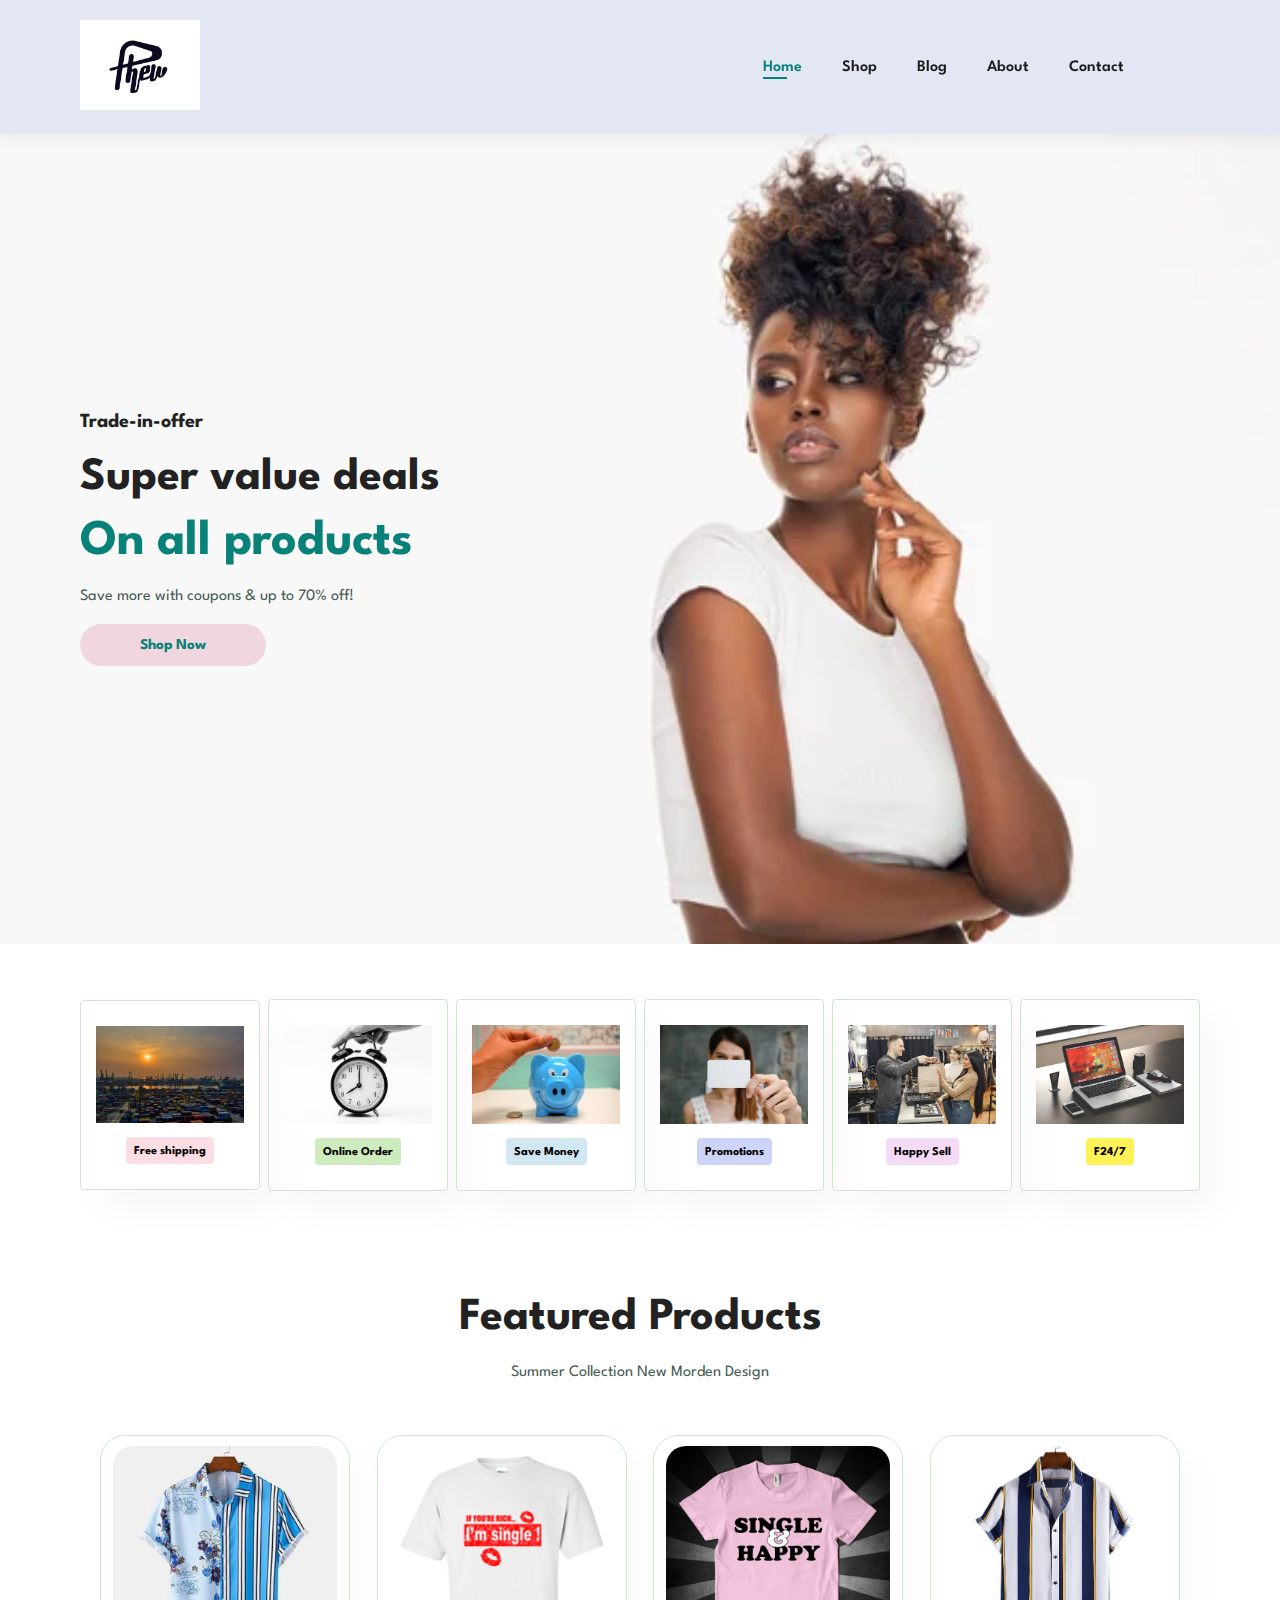
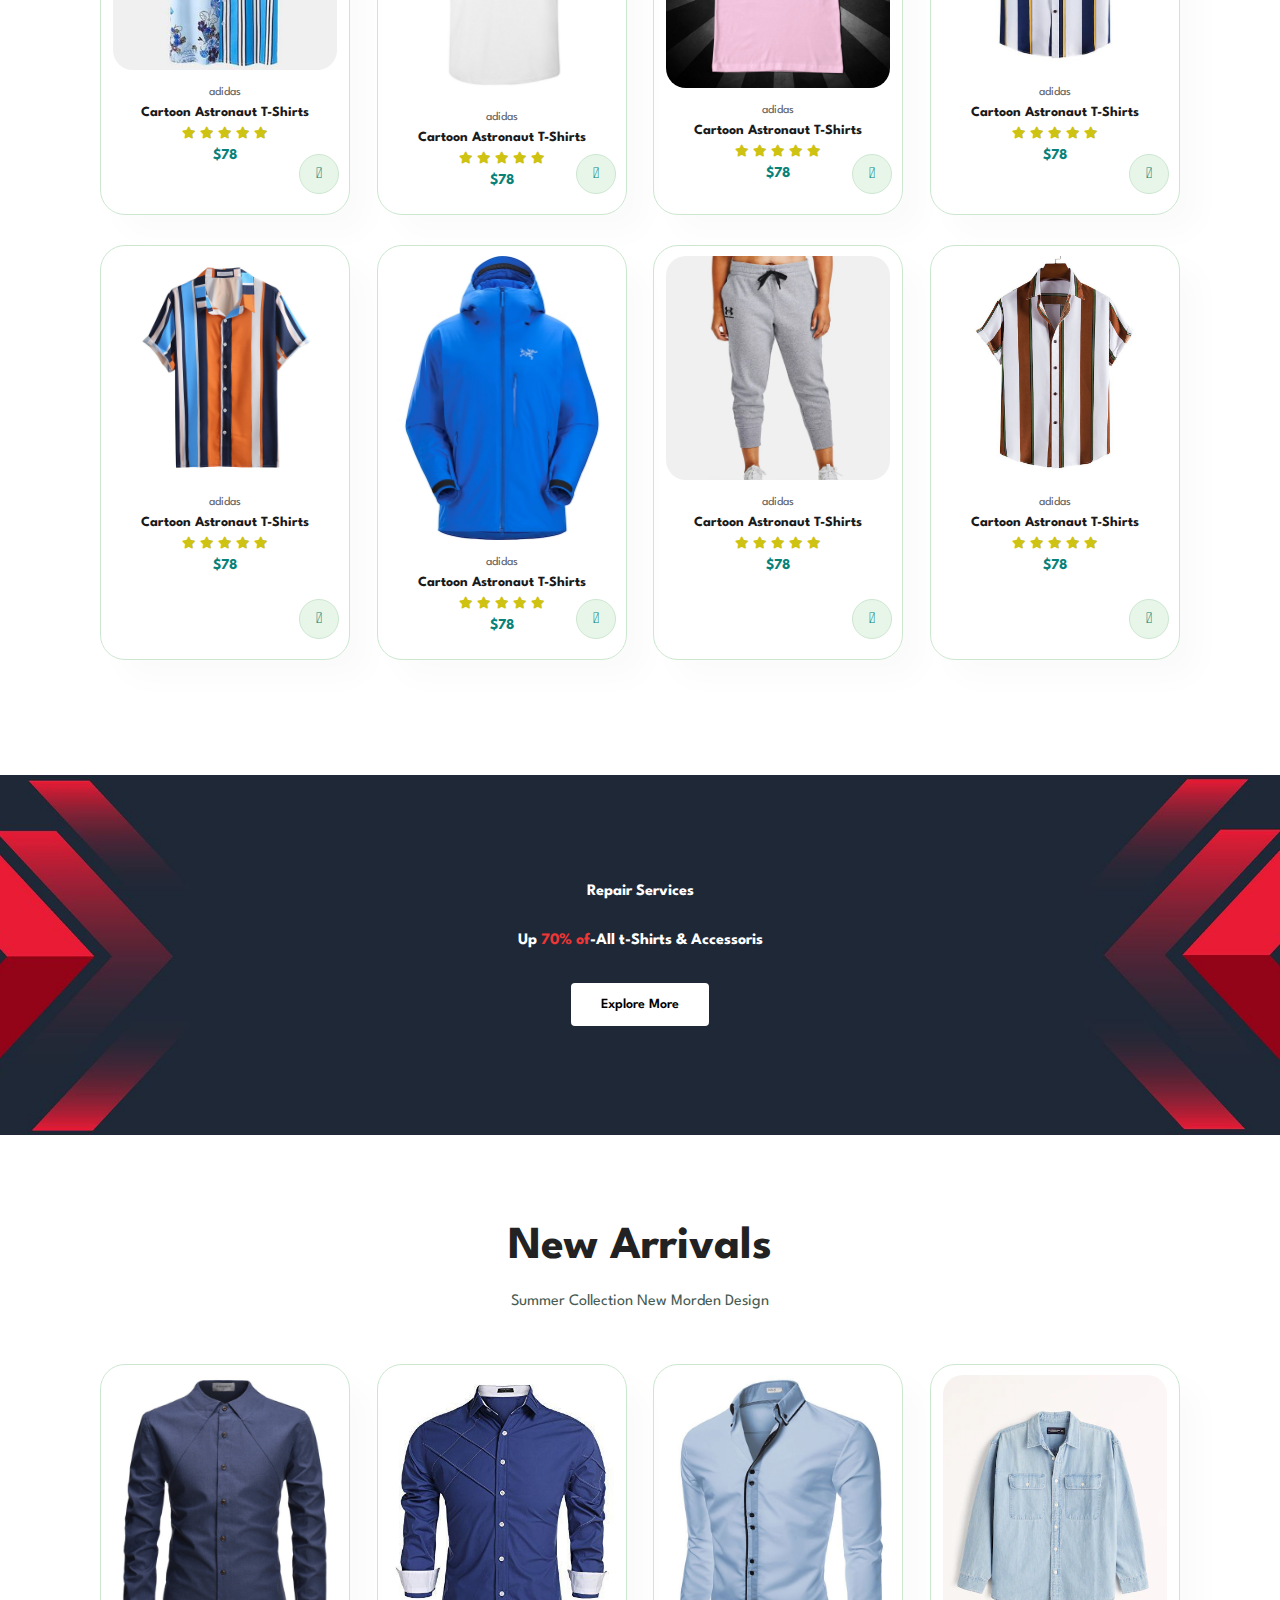
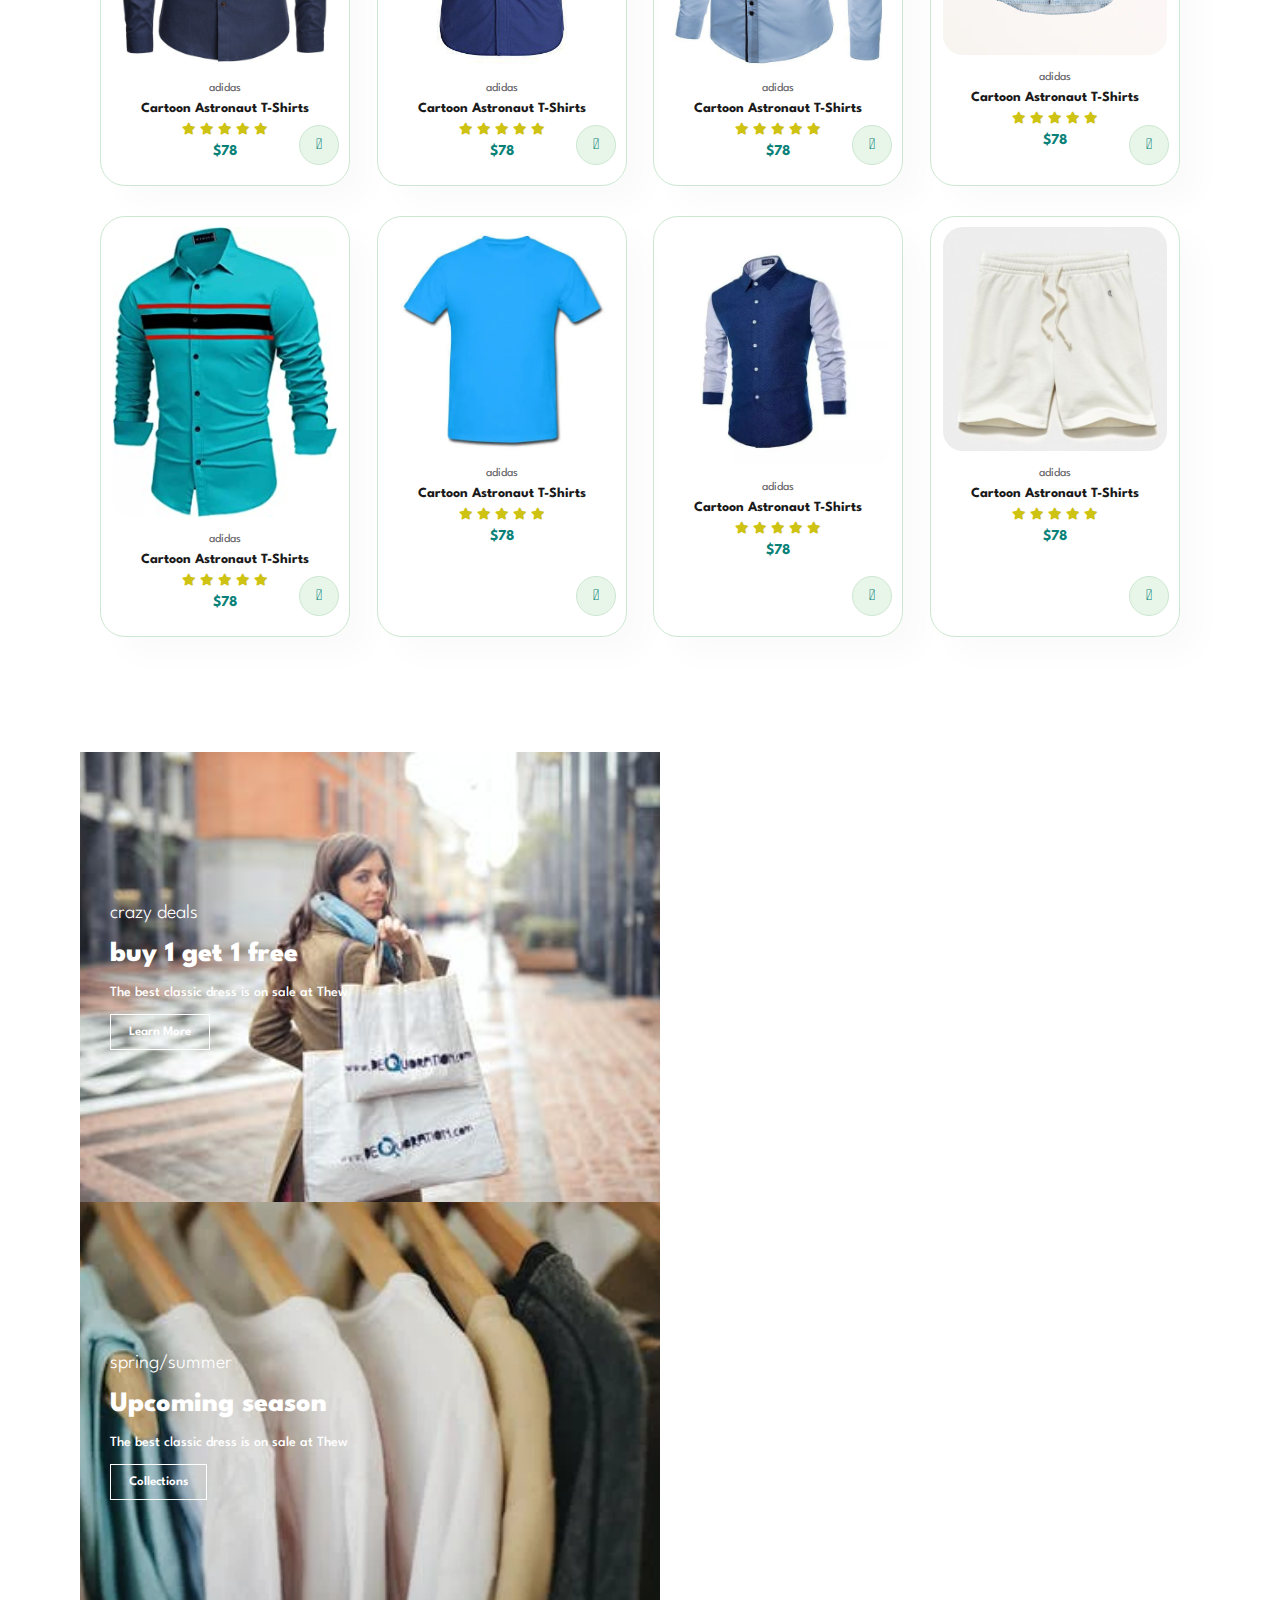
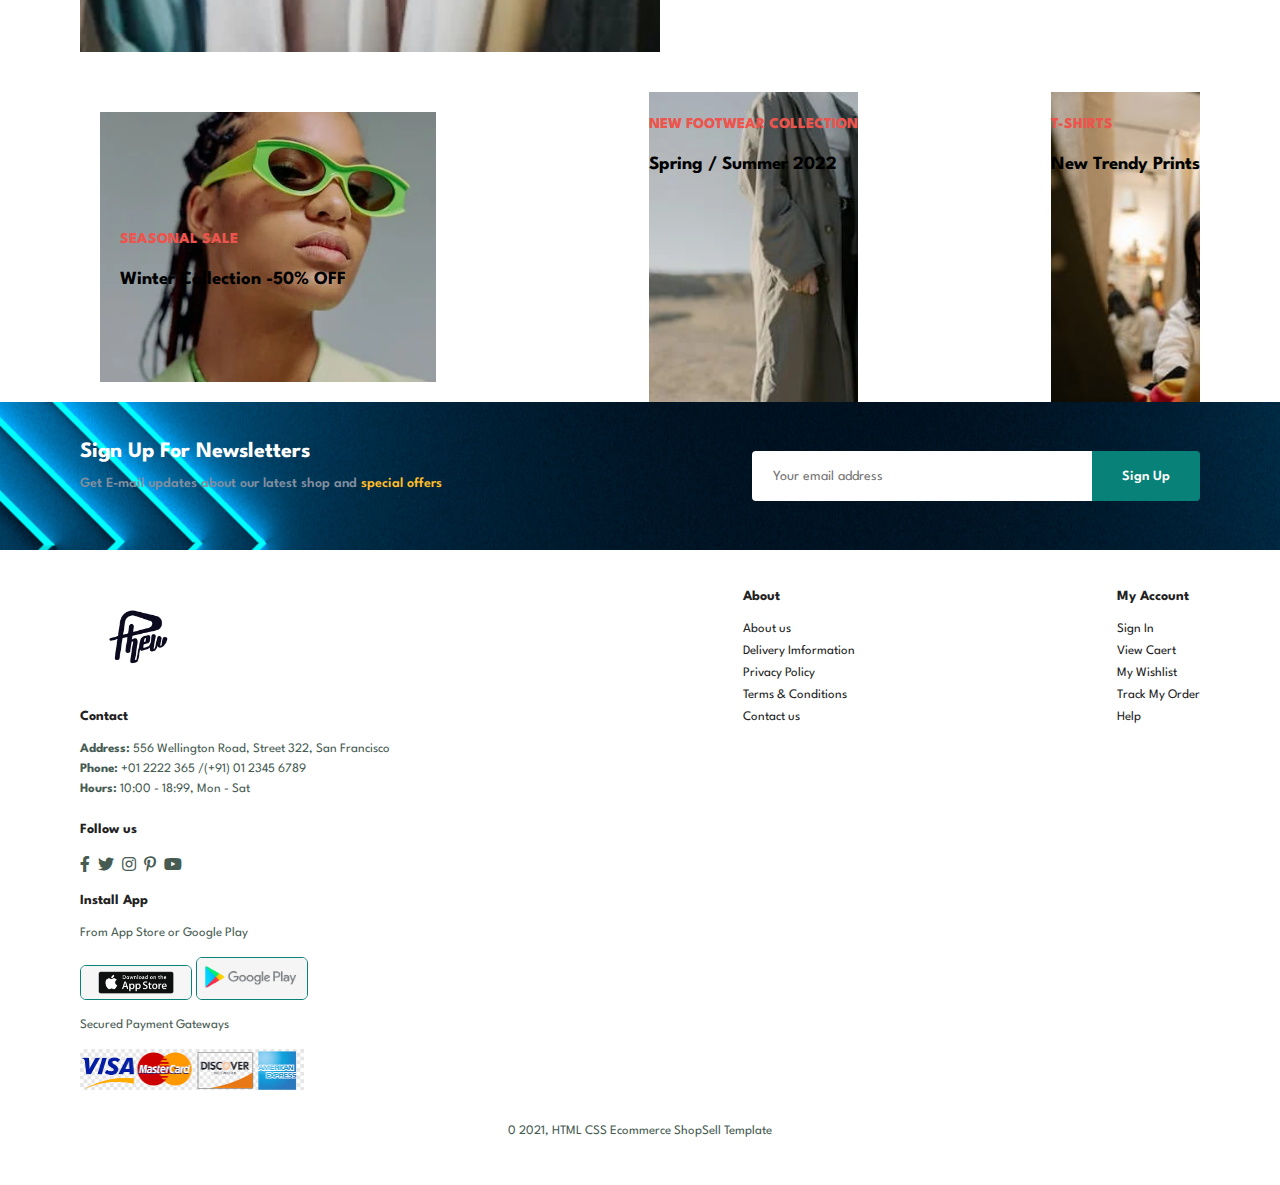
<file: index.html>
<!DOCTYPE html>
<html lang="en">
<head>
    <meta charset="UTF-8">
    <meta http-equiv="X-UA-Compatible" content="IE=edge">
    <meta name="viewport" content="width=device-width, initial-scale=1.0">
    <link rel="stylesheet" href="https://pro.fontawesome.com/releases/v5.10.0/css/all.css" />
    <link rel="stylesheet" href="style.css">
    <title>Ecommerce ShopSell Tutorial</title>
</head>
<body>
  
    <section id="header">
        <a href="#"><img src="./src/logo.webp" class="logo" width="30%" alt=""></a>

        <div>
            <ul id="navbar">
                <li><a class="active" href="index.html">Home</a></li>
                <li><a href="shop.html">Shop</a></li>
                <li><a href="blog.html">Blog</a></li>
                <li><a href="about.html">About</a></li>
                <li><a href="contact.html">Contact</a></li>
                <li id="lg-bag"><a href="cart.html"><i class="far fa-shopping-bag"></i></a></li>
                <a href="#" id="close"><i class="far fa-times"></i></a>
            </ul>
        </div>
        <div id="mobile">
            <a href="cart.html"><i class="far fa-shopping-bag"></i></a>
            <i id="bar" class="fas fa-outdent"></i>
        </div>
    </section>

    <section id="hero">
        <h4>Trade-in-offer</h4>
        <h2>Super value deals</h2>
        <h1>On all products</h1>
        <p>Save more with coupons & up to 70% off!</p>
        <button>Shop Now</button>
    </section>

    <section id="feature" class="section-p1">
        <div class="fe-box">
            <img src="src/shipping.jpeg" width="50%" alt="">
            <h6>Free shipping</h6>
        </div>
        <div class="fe-box">
            <img src="src/clock.webp" width="50%" alt="">
            <h6>Online Order</h6>
        </div>
        <div class="fe-box">
            <img src="src/money.webp" width="50%" alt="">
            <h6>Save Money</h6>
        </div>
        <div class="fe-box">
            <img src="src/promotion.webp" width="50%" alt="">
            <h6>Promotions</h6>
        </div>
        <div class="fe-box">
            <img src="src/sells.jpeg" width="50%" alt="">
            <h6>Happy Sell</h6>
        </div>
        <div class="fe-box">
            <img src="src/laptop.jpg" width="50%" alt="">
            <h6>F24/7</h6>
        </div>
    </section>

    <section id="product1" class="section-p1">
        <h2>Featured Products</h2>
        <p>Summer Collection New Morden Design</p>
        <div class="pro-container">
            <div class="pro">
                <img src="src/shirt3.jpg" alt="">
                <div class="des">
                    <span>adidas</span>
                    <h5>Cartoon Astronaut T-Shirts</h5>
                    <div class="star">
                        <i class="fas fa-star "></i>
                        <i class="fas fa-star "></i>
                        <i class="fas fa-star "></i>
                        <i class="fas fa-star "></i>
                        <i class="fas fa-star "></i>
                    </div>
                    <h4>$78</h4>
                </div>
                <a href="#"><i class="fal fa-shopping-cart cart"></i></a>
            </div>
            <div class="pro">
                <img src="src/shirt4.jpg" alt="">
                <div class="des">
                    <span>adidas</span>
                    <h5>Cartoon Astronaut T-Shirts</h5>
                    <div class="star">
                        <i class="fas fa-star "></i>
                        <i class="fas fa-star "></i>
                        <i class="fas fa-star "></i>
                        <i class="fas fa-star "></i>
                        <i class="fas fa-star "></i>
                    </div>
                    <h4>$78</h4>
                </div>
                <a href="#"><i class="fal fa-shopping-cart cart"></i></a>
            </div>
            <div class="pro">
                <img src="src/shirt1.jpg" alt="">
                <div class="des">
                    <span>adidas</span>
                    <h5>Cartoon Astronaut T-Shirts</h5>
                    <div class="star">
                        <i class="fas fa-star "></i>
                        <i class="fas fa-star "></i>
                        <i class="fas fa-star "></i>
                        <i class="fas fa-star "></i>
                        <i class="fas fa-star "></i>
                    </div>
                    <h4>$78</h4>
                </div>
                <a href="#"><i class="fal fa-shopping-cart cart"></i></a>
            </div>
            <div class="pro">
                <img src="src/shirt2.jpeg" alt="">
                <div class="des">
                    <span>adidas</span>
                    <h5>Cartoon Astronaut T-Shirts</h5>
                    <div class="star">
                        <i class="fas fa-star "></i>
                        <i class="fas fa-star "></i>
                        <i class="fas fa-star "></i>
                        <i class="fas fa-star "></i>
                        <i class="fas fa-star "></i>
                    </div>
                    <h4>$78</h4>
                </div>
                <a href="#"><i class="fal fa-shopping-cart cart"></i></a>
            </div>
            <div class="pro">
                <img src="src/shirt5.jpg" alt="">
                <div class="des">
                    <span>adidas</span>
                    <h5>Cartoon Astronaut T-Shirts</h5>
                    <div class="star">
                        <i class="fas fa-star "></i>
                        <i class="fas fa-star "></i>
                        <i class="fas fa-star "></i>
                        <i class="fas fa-star "></i>
                        <i class="fas fa-star "></i>
                    </div>
                    <h4>$78</h4>
                </div>
                <a href="#"><i class="fal fa-shopping-cart cart"></i></a>
            </div>
            <div class="pro">
                <img src="src/jacket1.avif" alt="">
                <div class="des">
                    <span>adidas</span>
                    <h5>Cartoon Astronaut T-Shirts</h5>
                    <div class="star">
                        <i class="fas fa-star "></i>
                        <i class="fas fa-star "></i>
                        <i class="fas fa-star "></i>
                        <i class="fas fa-star "></i>
                        <i class="fas fa-star "></i>
                    </div>
                    <h4>$78</h4>
                </div>
                <a href="#"><i class="fal fa-shopping-cart cart"></i></a>
            </div>
            <div class="pro">
                <img src="src/joggers.webp" alt="">
                <div class="des">
                    <span>adidas</span>
                    <h5>Cartoon Astronaut T-Shirts</h5>
                    <div class="star">
                        <i class="fas fa-star "></i>
                        <i class="fas fa-star "></i>
                        <i class="fas fa-star "></i>
                        <i class="fas fa-star "></i>
                        <i class="fas fa-star "></i>
                    </div>
                    <h4>$78</h4>
                </div>
                <a href="#"><i class="fal fa-shopping-cart cart"></i></a>
            </div>
            <div class="pro">
                <img src="src/shirt11.jpeg" alt="">
                <div class="des">
                    <span>adidas</span>
                    <h5>Cartoon Astronaut T-Shirts</h5>
                    <div class="star">
                        <i class="fas fa-star "></i>
                        <i class="fas fa-star "></i>
                        <i class="fas fa-star "></i>
                        <i class="fas fa-star "></i>
                        <i class="fas fa-star "></i>
                    </div>
                    <h4>$78</h4>
                </div>
                <a href="#"><i class="fal fa-shopping-cart cart"></i></a>
            </div>
        </div>
    </section>

    <section id="banner" class="section-m1">
        <h4>Repair Services</h4>
        <h2>Up <span> 70% of</span>-All t-Shirts & Accessoris</h2>
        <button class="normal">Explore More</button>
    </section>
    
    <section id="product1" class="section-p1">
        <h2>New Arrivals</h2>
        <p>Summer Collection New Morden Design</p>
        <div class="pro-container">
            <div class="pro">
                <img src="src/NewShirt1.jpg" alt="">
                <div class="des">
                    <span>adidas</span>
                    <h5>Cartoon Astronaut T-Shirts</h5>
                    <div class="star">
                        <i class="fas fa-star "></i>
                        <i class="fas fa-star "></i>
                        <i class="fas fa-star "></i>
                        <i class="fas fa-star "></i>
                        <i class="fas fa-star "></i>
                    </div>
                    <h4>$78</h4>
                </div>
                <a href="#"><i class="fal fa-shopping-cart cart"></i></a>
            </div>
            <div class="pro">
                <img src="src/newShirt2.jpg" alt="">
                <div class="des">
                    <span>adidas</span>
                    <h5>Cartoon Astronaut T-Shirts</h5>
                    <div class="star">
                        <i class="fas fa-star "></i>
                        <i class="fas fa-star "></i>
                        <i class="fas fa-star "></i>
                        <i class="fas fa-star "></i>
                        <i class="fas fa-star "></i>
                    </div>
                    <h4>$78</h4>
                </div>
                <a href="#"><i class="fal fa-shopping-cart cart"></i></a>
            </div>
            <div class="pro">
                <img src="src/NewShirt3.jpg" alt="">
                <div class="des">
                    <span>adidas</span>
                    <h5>Cartoon Astronaut T-Shirts</h5>
                    <div class="star">
                        <i class="fas fa-star "></i>
                        <i class="fas fa-star "></i>
                        <i class="fas fa-star "></i>
                        <i class="fas fa-star "></i>
                        <i class="fas fa-star "></i>
                    </div>
                    <h4>$78</h4>
                </div>
                <a href="#"><i class="fal fa-shopping-cart cart"></i></a>
            </div>
            <div class="pro">
                <img src="src/NewShirt4.webp" alt="">
                <div class="des">
                    <span>adidas</span>
                    <h5>Cartoon Astronaut T-Shirts</h5>
                    <div class="star">
                        <i class="fas fa-star "></i>
                        <i class="fas fa-star "></i>
                        <i class="fas fa-star "></i>
                        <i class="fas fa-star "></i>
                        <i class="fas fa-star "></i>
                    </div>
                    <h4>$78</h4>
                </div>
                <a href="#"><i class="fal fa-shopping-cart cart"></i></a>
            </div>
            <div class="pro">
                <img src="src/NewShirt8.jpg" alt="">
                <div class="des">
                    <span>adidas</span>
                    <h5>Cartoon Astronaut T-Shirts</h5>
                    <div class="star">
                        <i class="fas fa-star "></i>
                        <i class="fas fa-star "></i>
                        <i class="fas fa-star "></i>
                        <i class="fas fa-star "></i>
                        <i class="fas fa-star "></i>
                    </div>
                    <h4>$78</h4>
                </div>
                <a href="#"><i class="fal fa-shopping-cart cart"></i></a>
            </div>
            <div class="pro">
                <img src="src/NewShirt7.webp" alt="">
                <div class="des">
                    <span>adidas</span>
                    <h5>Cartoon Astronaut T-Shirts</h5>
                    <div class="star">
                        <i class="fas fa-star "></i>
                        <i class="fas fa-star "></i>
                        <i class="fas fa-star "></i>
                        <i class="fas fa-star "></i>
                        <i class="fas fa-star "></i>
                    </div>
                    <h4>$78</h4>
                </div>
                <a href="#"><i class="fal fa-shopping-cart cart"></i></a>
            </div>
            <div class="pro">
                <img src="src/NewShirt9.webp" alt="">
                <div class="des">
                    <span>adidas</span>
                    <h5>Cartoon Astronaut T-Shirts</h5>
                    <div class="star">
                        <i class="fas fa-star "></i>
                        <i class="fas fa-star "></i>
                        <i class="fas fa-star "></i>
                        <i class="fas fa-star "></i>
                        <i class="fas fa-star "></i>
                    </div>
                    <h4>$78</h4>
                </div>
                <a href="#"><i class="fal fa-shopping-cart cart"></i></a>
            </div>
            <div class="pro">
                <img src="src/NewShirt10.jpg" alt="">
                <div class="des">
                    <span>adidas</span>
                    <h5>Cartoon Astronaut T-Shirts</h5>
                    <div class="star">
                        <i class="fas fa-star "></i>
                        <i class="fas fa-star "></i>
                        <i class="fas fa-star "></i>
                        <i class="fas fa-star "></i>
                        <i class="fas fa-star "></i>
                    </div>
                    <h4>$78</h4>
                </div>
                <a href="#"><i class="fal fa-shopping-cart cart"></i></a>
            </div>
        </div>
    </section>

    <section id="sm-banner" class="section-p1">
        <div class="banner-box">
            <h4>crazy deals</h4>
            <h2>buy 1 get 1 free</h2>
            <span>The best classic dress is on sale at Thew</span>
            <button class="white">Learn More</button>
        </div>
        <div class="banner-box banner-box2">
            <h4>spring/summer</h4>
            <h2>Upcoming season</h2>
            <span>The best classic dress is on sale at Thew</span>
            <button class="white">Collections</button>
        </div>
    </section>

    <section id="banner3">
        <div class="banner-box">
            <h2>SEASONAL SALE</h2>
            <h3>Winter Collection -50% OFF</h3>
        </div>
        <div class="banner-box2">
            <h2>NEW FOOTWEAR COLLECTION</h2>
            <h3>Spring / Summer 2022</h3>
        </div>
        <div class="banner-box3">
            <h2>T-SHIRTS</h2>
            <h3>New Trendy Prints</h3>
        </div>
    </section>

    <section id="newsletter" class="section-p1" class="section-m1">
        <div class="newstext">
            <h4>Sign Up For Newsletters</h4>
            <p>Get E-mail updates about our latest shop and <span>special offers</span></p>
        </div>
        <div class="form">
            <input type="text" placeholder="Your email address">
            <button class="normal">Sign Up</button>
        </div>
    </section>

    <footer class="section-p1">
        <div class="col">
            <img class="logo"  src="./src/logo.webp" width="30%" alt="">
            <h4>Contact</h4>
            <p><strong>Address: </strong> 556 Wellington Road, Street 322, San Francisco</p>
            <p><strong>Phone: </strong> +01 2222 365 /(+91) 01 2345 6789</p>
            <p><strong>Hours: </strong> 10:00 - 18:99, Mon - Sat</p>
            <div class="follow">
                <h4>Follow us</h4>
                <div class="icon">
                    <i class="fab fa-facebook-f"></i>
                    <i class="fab fa-twitter"></i>
                    <i class="fab fa-instagram"></i>
                    <i class="fab fa-pinterest-p"></i>
                    <i class="fab fa-youtube"></i>
                </div>
            </div>
        </div>

        <div class="col">
            <h4>About</h4>
            <a href="#">About us</a>
            <a href="#">Delivery Imformation</a>
            <a href="#">Privacy Policy</a>
            <a href="#">Terms & Conditions</a>
            <a href="#">Contact us</a>
        </div>

        <div class="col">
            <h4>My Account</h4>
            <a href="#">Sign In</a>
            <a href="#">View Caert</a>
            <a href="#">My Wishlist</a>
            <a href="#">Track My Order</a>
            <a href="#">Help</a>
        </div>

        <div class="col install">
            <h4>Install App</h4>
            <p>From App Store or Google Play</p>
            <div class="row">
                <img src="src/apple.png" width="10%" alt="">
                <img src="src/Google-Play-Store.jpg" width="10%" alt="">
            </div>
            <p>Secured Payment Gateways</p>
            <img src="src/visacard.png" width="20%" alt="">
        </div>

        <div class="copyright">
            <p>0 2021, HTML CSS Ecommerce ShopSell Template</p>
        </div>
    </footer>


    <script src="index.js"></script>
</body>
</html>
</file>
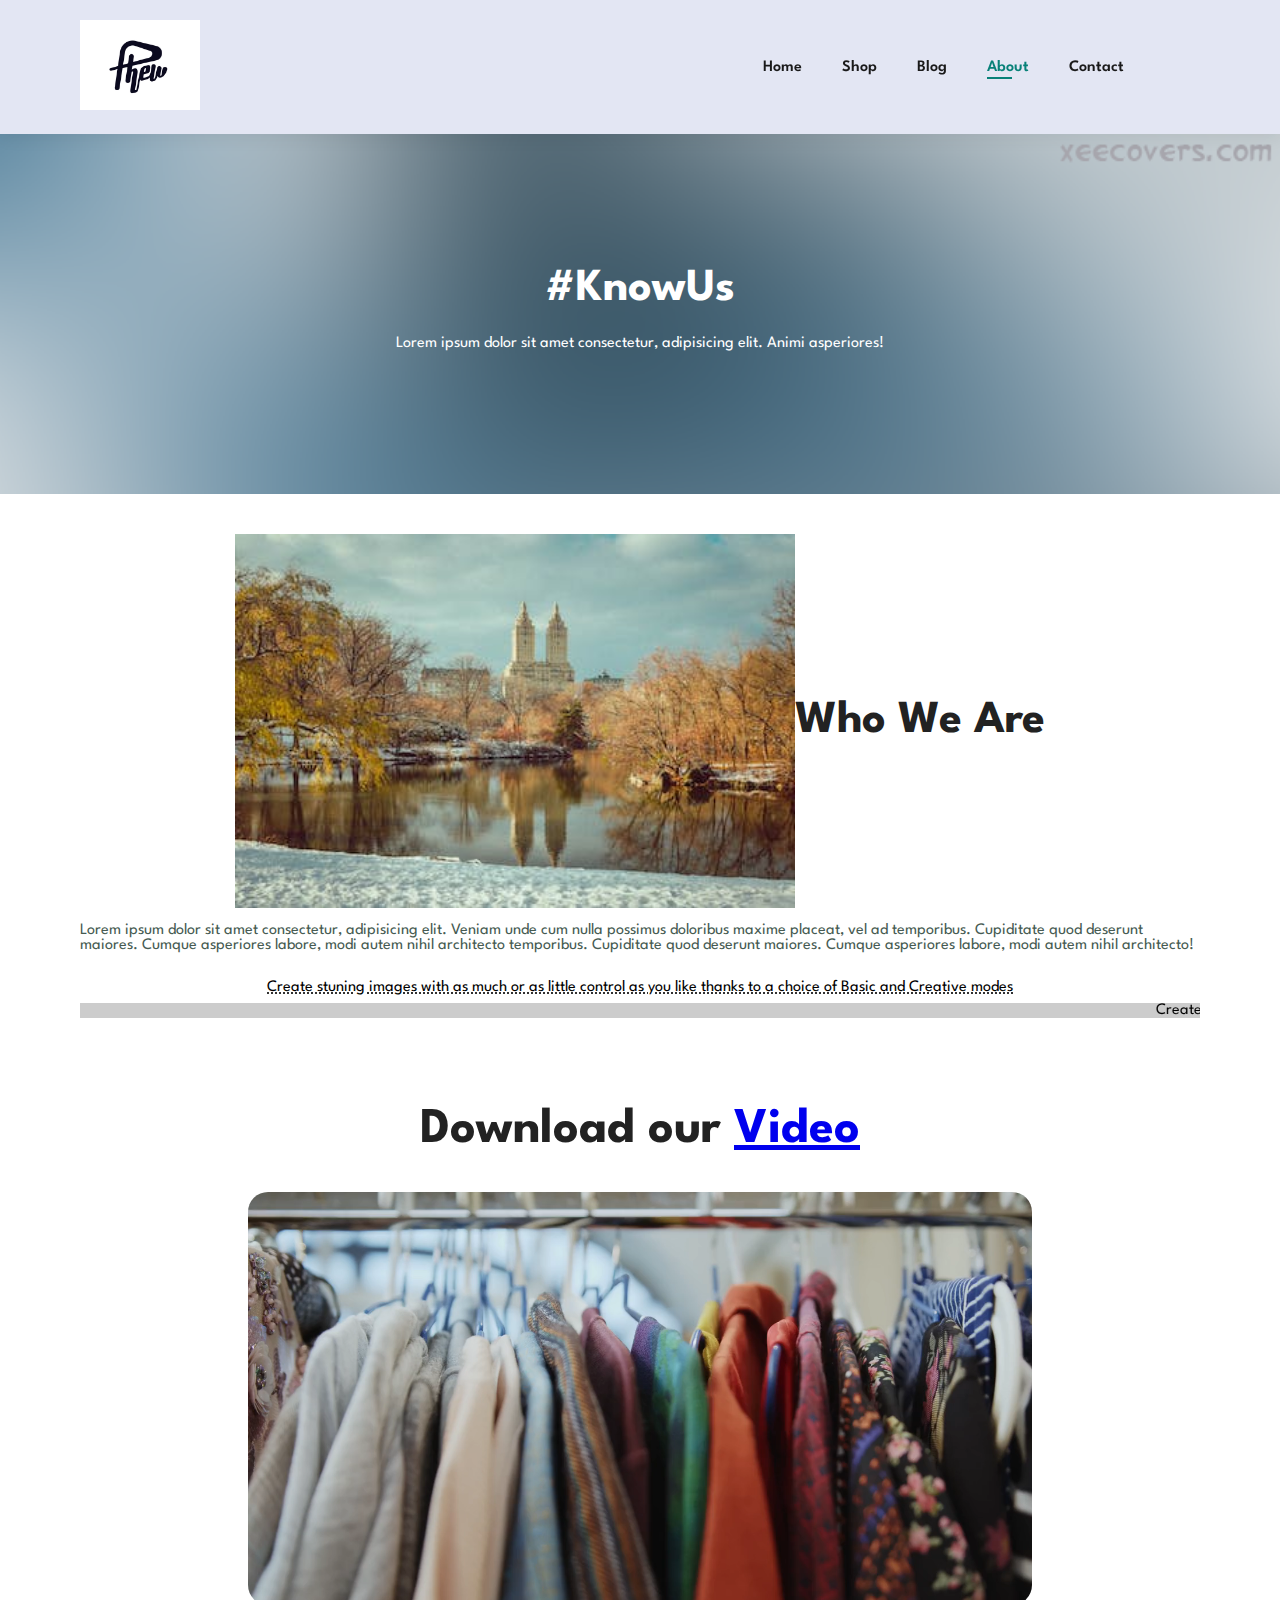
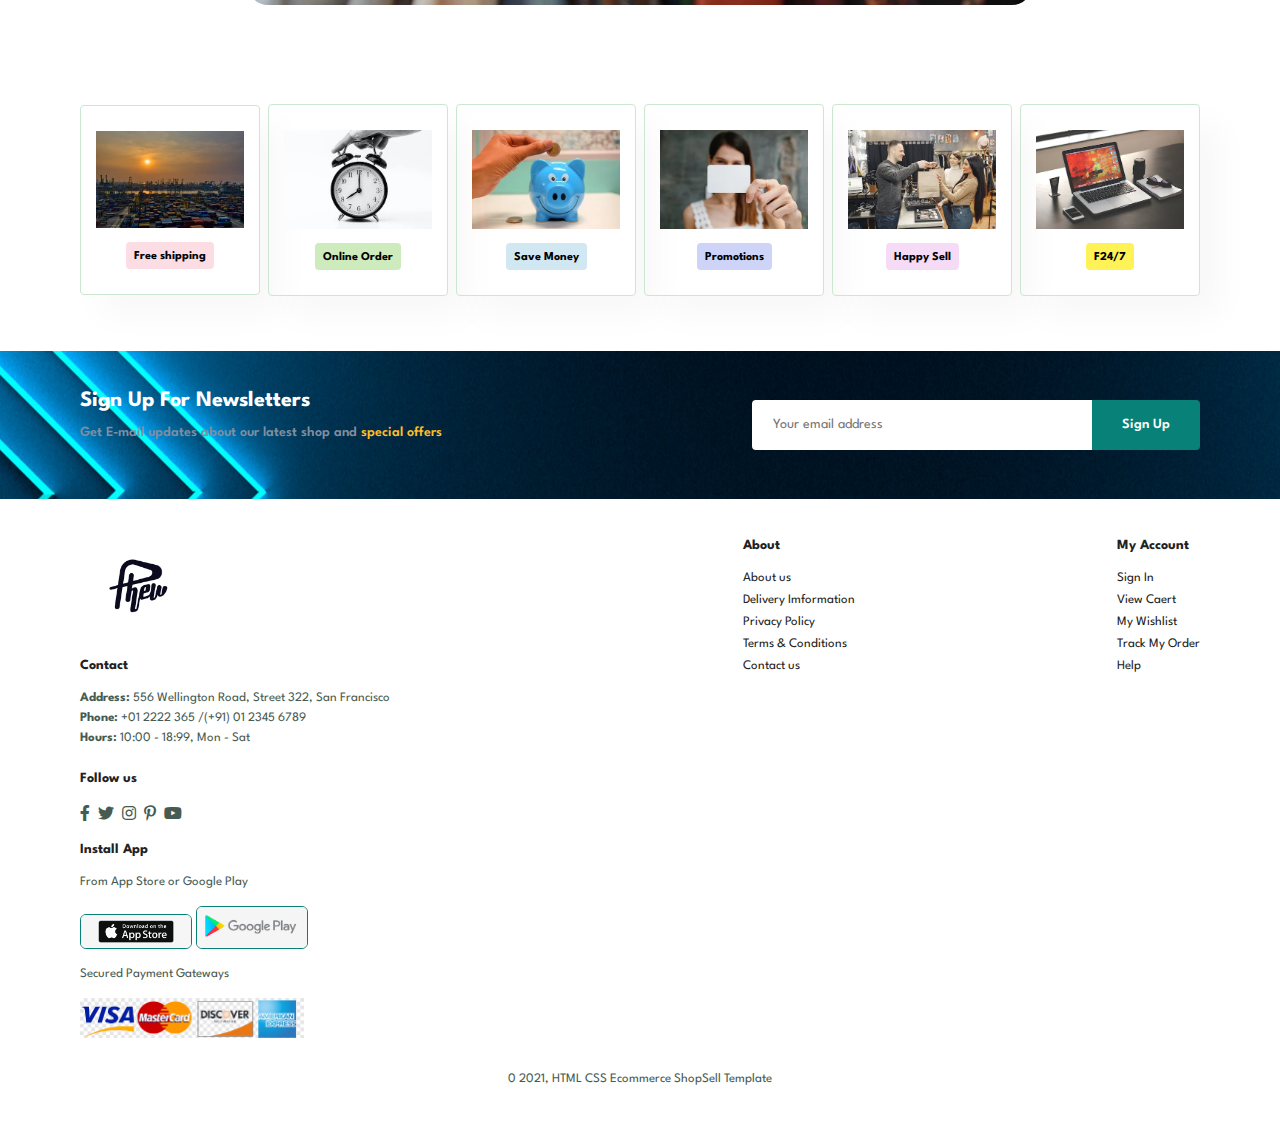
<file: about.html>
<!DOCTYPE html>
<html lang="en">
<head>
    <meta charset="UTF-8">
    <meta http-equiv="X-UA-Compatible" content="IE=edge">
    <meta name="viewport" content="width=device-width, initial-scale=1.0">
    <link rel="stylesheet" href="https://pro.fontawesome.com/releases/v5.10.0/css/all.css" />
    <link rel="stylesheet" href="style.css">
    <title>Ecommerce ShopSell Tutorial</title>
</head>
<body>
  
    <section id="header">
        <a href="#"><img src="./src/logo.webp" class="logo" width="30%" alt=""></a>

        <div>
            <ul id="navbar">
                <li><a  href="index.html">Home</a></li>
                <li><a  href="shop.html">Shop</a></li>
                <li><a href="blog.html">Blog</a></li>
                <li><a class="active"  href="about.html">About</a></li>
                <li><a href="contact.html">Contact</a></li>
                <li id="lg-bag"><a href="cart.html"><i class="far fa-shopping-bag"></i></a></li>
                <a href="#" id="close"><i class="far fa-times"></i></a>
            </ul>
        </div>
        <div id="mobile">
            <a href="cart.html"><i class="far fa-shopping-bag"></i></a>
            <i id="bar" class="fas fa-outdent"></i>
        </div>
    </section>

    <section id="page-header" class="about-header">

        <h2>#KnowUs</h2>
        <p>Lorem ipsum dolor sit amet consectetur, adipisicing elit. Animi  asperiores!</p>
    </section>

    <section id="about-head" class="section-p1">
        <img src="src/aboutuspic.jpeg" alt="">
        <h2>Who We Are</h2>
        <p>Lorem ipsum dolor sit amet consectetur, adipisicing elit. Veniam unde cum nulla possimus doloribus maxime placeat, vel ad temporibus. Cupiditate quod deserunt maiores. Cumque asperiores labore, modi autem nihil architecto temporibus. Cupiditate quod deserunt maiores. Cumque asperiores labore, modi autem nihil architecto!</p>

        <abbr title="">Create stuning images with as much or as little control as you like thanks to a choice of Basic and Creative modes</abbr>

        <br><br>

        <marquee bgcolor="#ccc" loop="-1" scrollamount="5" width="100%">Create stuning images with as much or as little control as you like thanks to a choice of Basic and Creative modes</marquee>
    </section>

    <section id="about-app" class="section-p1">
        <h1>Download our <a href="#">Video</a></h1>
        <div class="video">
            <video autoplay muted loop src="src/pexels-c-technical-6120425 000.mp4"></video>
        </div>
    </section>

    <section id="feature" class="section-p1">
        <div class="fe-box">
            <img src="src/shipping.jpeg" width="50%" alt="">
            <h6>Free shipping</h6>
        </div>
        <div class="fe-box">
            <img src="src/clock.webp" width="50%" alt="">
            <h6>Online Order</h6>
        </div>
        <div class="fe-box">
            <img src="src/money.webp" width="50%" alt="">
            <h6>Save Money</h6>
        </div>
        <div class="fe-box">
            <img src="src/promotion.webp" width="50%" alt="">
            <h6>Promotions</h6>
        </div>
        <div class="fe-box">
            <img src="src/sells.jpeg" width="50%" alt="">
            <h6>Happy Sell</h6>
        </div>
        <div class="fe-box">
            <img src="src/laptop.jpg" width="50%" alt="">
            <h6>F24/7</h6>
        </div>
    </section>

    <section id="newsletter" class="section-p1" class="section-m1">
        <div class="newstext">
            <h4>Sign Up For Newsletters</h4>
            <p>Get E-mail updates about our latest shop and <span>special offers</span></p>
        </div>
        <div class="form">
            <input type="text" placeholder="Your email address">
            <button class="normal">Sign Up</button>
        </div>
    </section>

    <footer class="section-p1">
        <div class="col">
            <img class="logo"  src="./src/logo.webp" width="30%" alt="">
            <h4>Contact</h4>
            <p><strong>Address: </strong> 556 Wellington Road, Street 322, San Francisco</p>
            <p><strong>Phone: </strong> +01 2222 365 /(+91) 01 2345 6789</p>
            <p><strong>Hours: </strong> 10:00 - 18:99, Mon - Sat</p>
            <div class="follow">
                <h4>Follow us</h4>
                <div class="icon">
                    <i class="fab fa-facebook-f"></i>
                    <i class="fab fa-twitter"></i>
                    <i class="fab fa-instagram"></i>
                    <i class="fab fa-pinterest-p"></i>
                    <i class="fab fa-youtube"></i>
                </div>
            </div>
        </div>

        <div class="col">
            <h4>About</h4>
            <a href="#">About us</a>
            <a href="#">Delivery Imformation</a>
            <a href="#">Privacy Policy</a>
            <a href="#">Terms & Conditions</a>
            <a href="#">Contact us</a>
        </div>

        <div class="col">
            <h4>My Account</h4>
            <a href="#">Sign In</a>
            <a href="#">View Caert</a>
            <a href="#">My Wishlist</a>
            <a href="#">Track My Order</a>
            <a href="#">Help</a>
        </div>

        <div class="col install">
            <h4>Install App</h4>
            <p>From App Store or Google Play</p>
            <div class="row">
                <img src="src/apple.png" width="10%" alt="">
                <img src="src/Google-Play-Store.jpg" width="10%" alt="">
            </div>
            <p>Secured Payment Gateways</p>
            <img src="src/visacard.png" width="20%" alt="">
        </div>

        <div class="copyright">
            <p>0 2021, HTML CSS Ecommerce ShopSell Template</p>
        </div>
    </footer>


    <script src="index.js"></script>
</body>
</html>
</file>
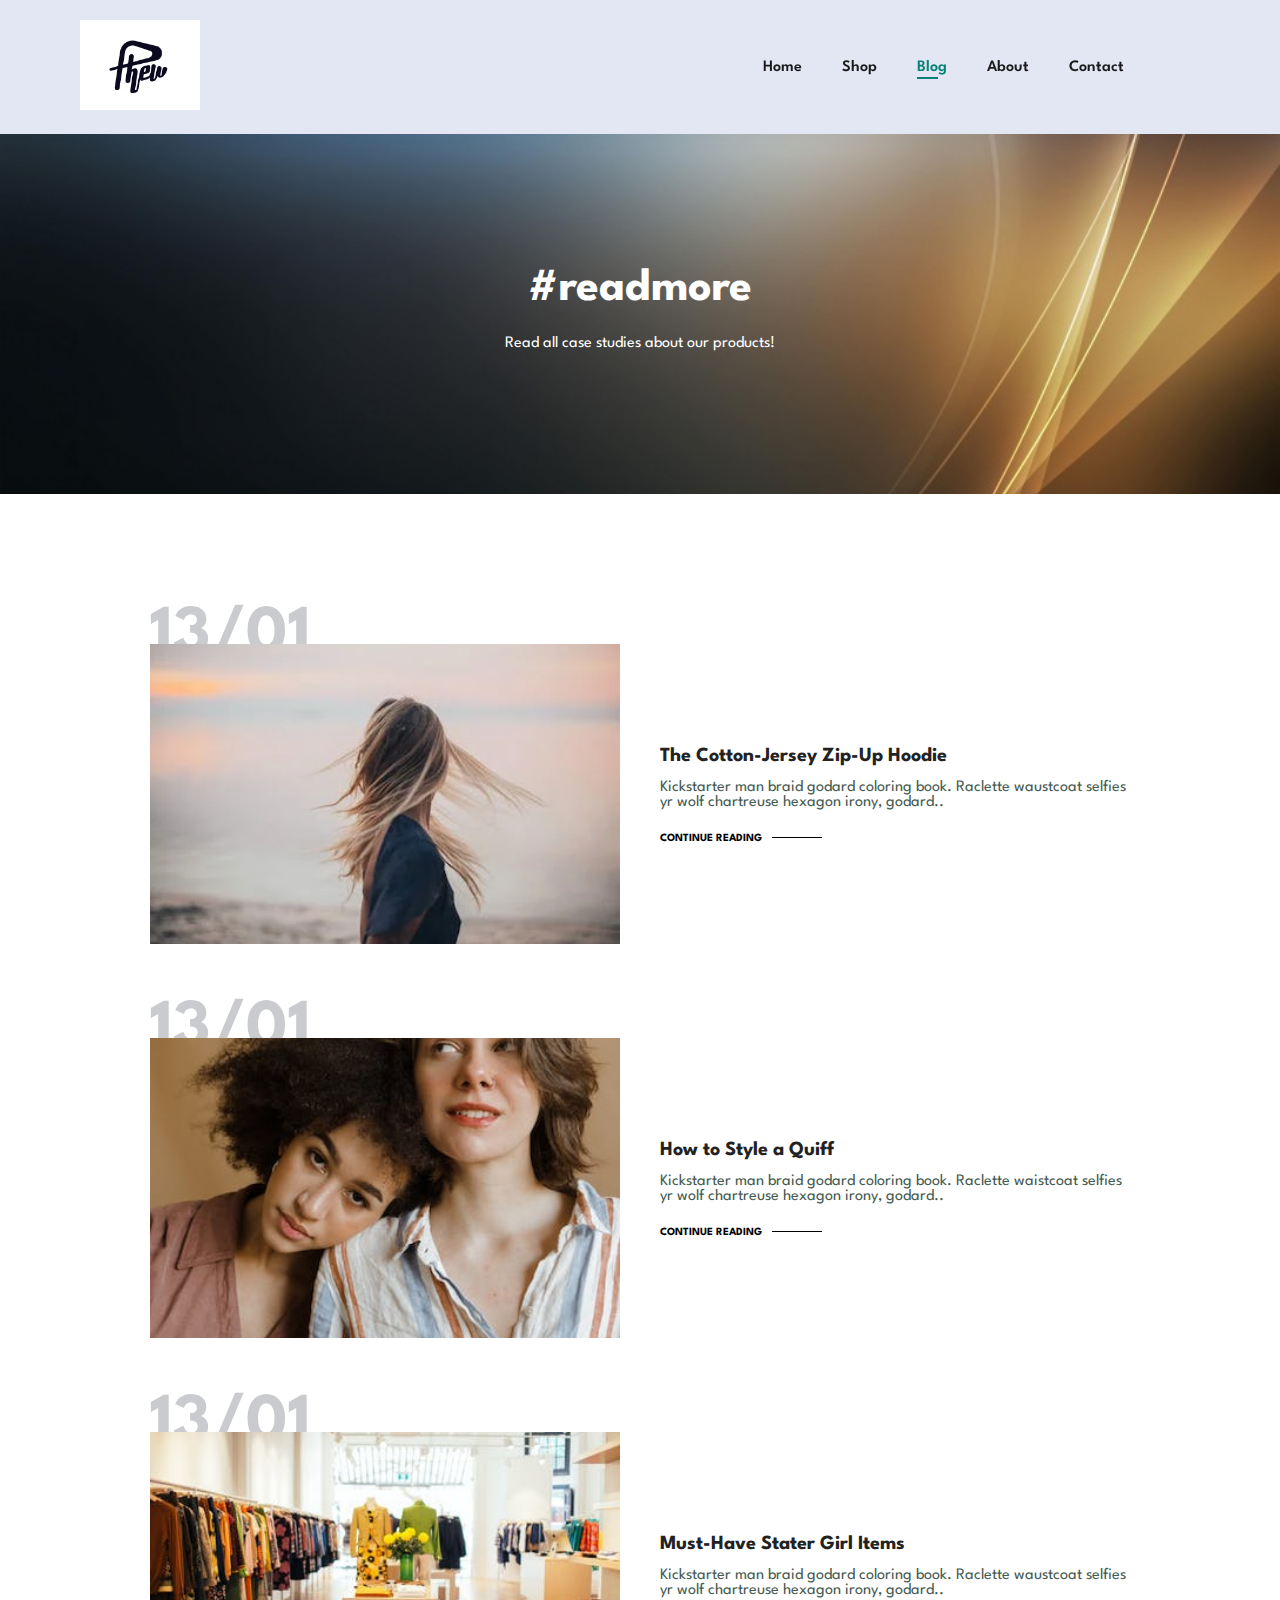
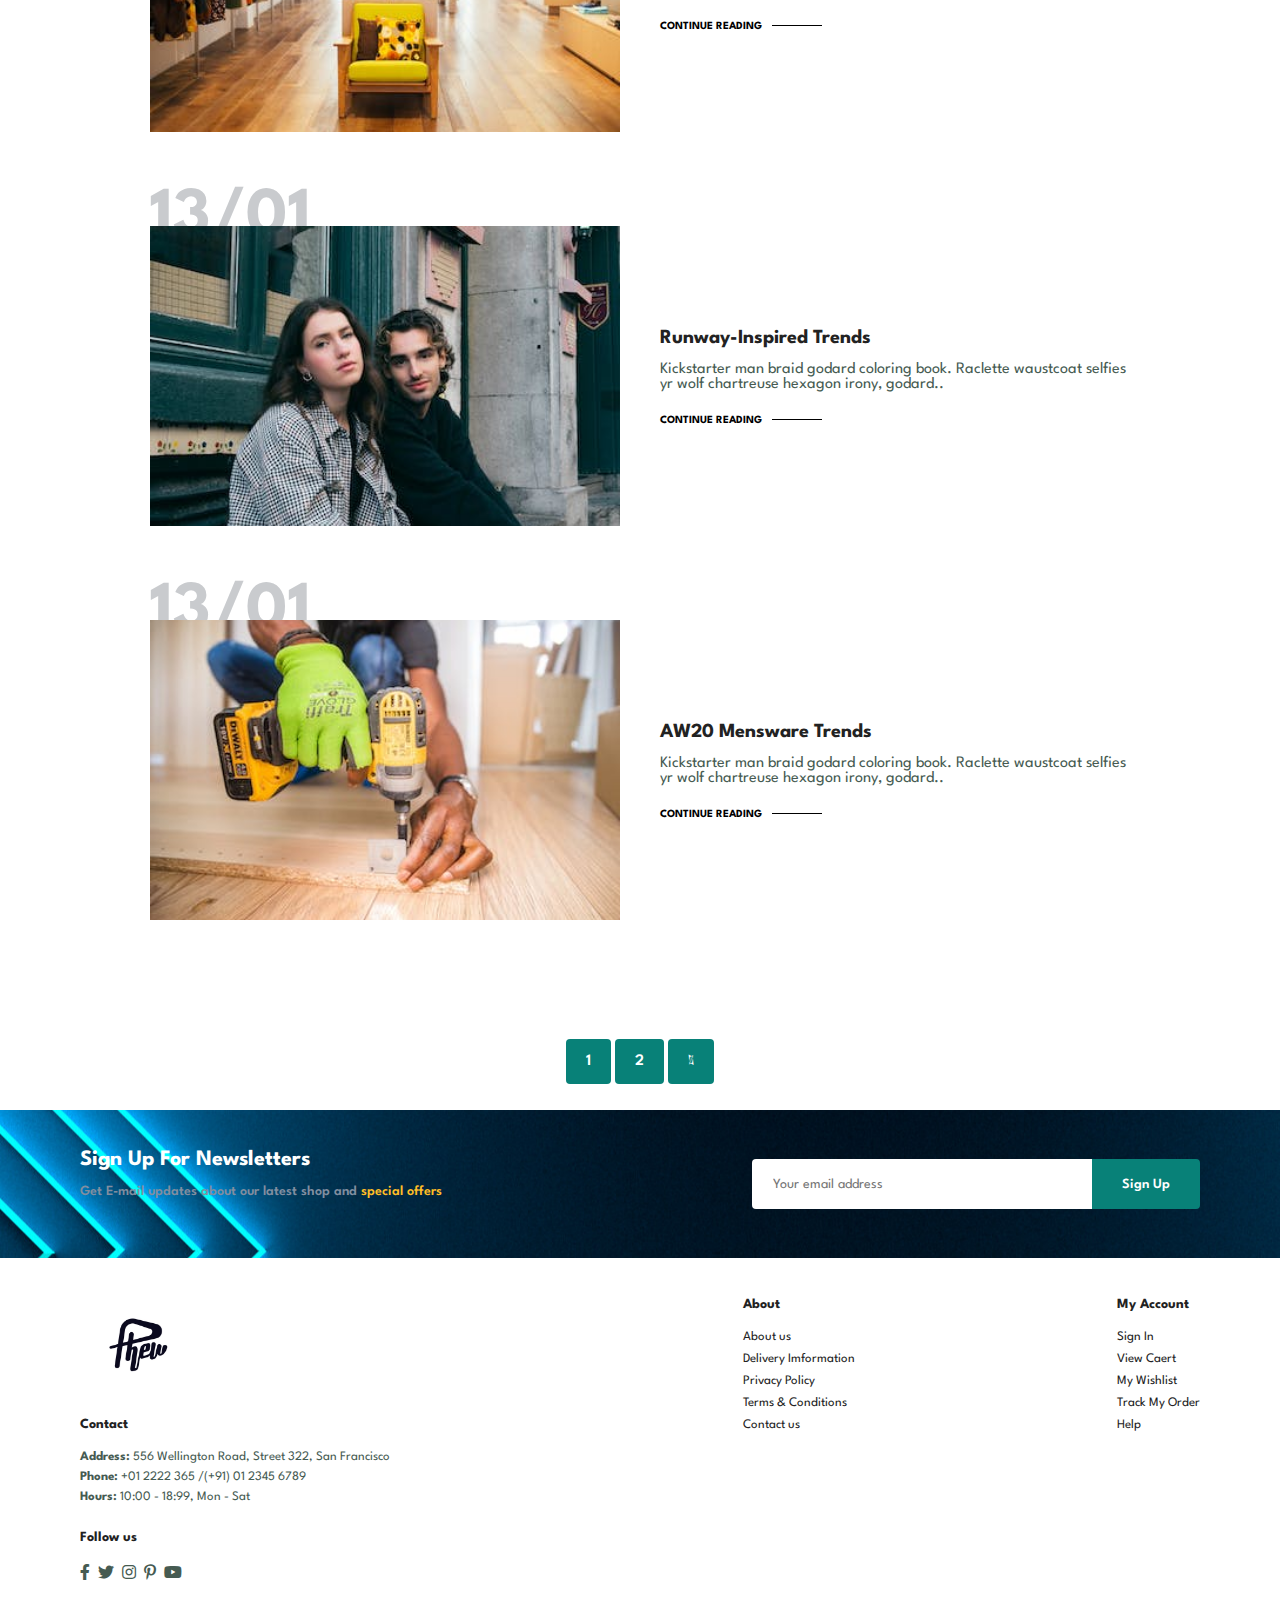
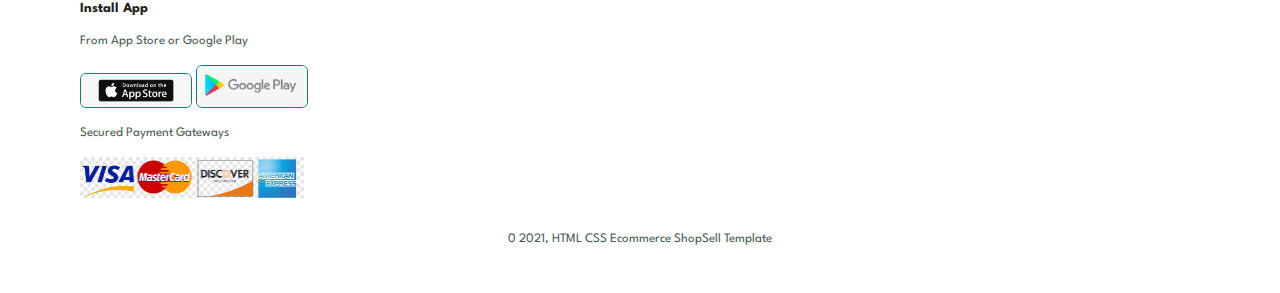
<file: blog.html>
<!DOCTYPE html>
<html lang="en">
<head>
    <meta charset="UTF-8">
    <meta http-equiv="X-UA-Compatible" content="IE=edge">
    <meta name="viewport" content="width=device-width, initial-scale=1.0">
    <link rel="stylesheet" href="https://pro.fontawesome.com/releases/v5.10.0/css/all.css" />
    <link rel="stylesheet" href="style.css">
    <title>Ecommerce ShopSell Tutorial</title>
</head>
<body>
  
    <section id="header">
        <a href="#"><img src="./src/logo.webp" class="logo" width="30%" alt=""></a>

        <div>
            <ul id="navbar">
                <li><a  href="index.html">Home</a></li>
                <li><a  href="shop.html">Shop</a></li>
                <li><a class="active" href="blog.html">Blog</a></li>
                <li><a href="about.html">About</a></li>
                <li><a href="contact.html">Contact</a></li>
                <li id="lg-bag"><a href="cart.html"><i class="far fa-shopping-bag"></i></a></li>
                <a href="#" id="close"><i class="far fa-times"></i></a>
            </ul>
        </div>
        <div id="mobile">
            <a href="cart.html"><i class="far fa-shopping-bag"></i></a>
            <i id="bar" class="fas fa-outdent"></i>
        </div>
    </section>

    <section id="page-header" class="blog-header">

        <h2>#readmore</h2>
        <p>Read all case studies about our products!</p>
    </section>

    <section id="blog">
        <div class="blog-box">
            <div class="blog-img">
                <img src="src/blogPic2.webp" alt="">
            </div>
            <div class="blog-details">
                <h4>The Cotton-Jersey Zip-Up Hoodie</h4>
                <p>Kickstarter man braid godard coloring book. Raclette waustcoat selfies yr wolf chartreuse hexagon irony, godard..</p>
                <a href="#">CONTINUE READING</a>
            </div>
            <h1>13/01</h1>
        </div>
        <div class="blog-box">
            <div class="blog-img">
                <img src="src/blogPic8.jpeg" alt="">
            </div>
            <div class="blog-details">
                <h4>How to Style a Quiff</h4>
                <p>Kickstarter man braid godard coloring book. Raclette waistcoat selfies yr wolf chartreuse hexagon irony, godard..</p>
                <a href="#">CONTINUE READING</a>
            </div>
            <h1>13/01</h1>
        </div>
        <div class="blog-box">
            <div class="blog-img">
                <img src="src/blogPic7.jpeg" alt="">
            </div>
            <div class="blog-details">
                <h4>Must-Have Stater Girl Items</h4>
                <p>Kickstarter man braid godard coloring book. Raclette waustcoat selfies yr wolf chartreuse hexagon irony, godard..</p>
                <a href="#">CONTINUE READING</a>
            </div>
            <h1>13/01</h1>
        </div>
        <div class="blog-box">
            <div class="blog-img">
                <img src="src/blogPic9.jpeg" alt="">
            </div>
            <div class="blog-details">
                <h4>Runway-Inspired Trends</h4>
                <p>Kickstarter man braid godard coloring book. Raclette waustcoat selfies yr wolf chartreuse hexagon irony, godard..</p>
                <a href="#">CONTINUE READING</a>
            </div>
            <h1>13/01</h1>
        </div>
        <div class="blog-box">
            <div class="blog-img">
                <img src="src/blogPic10.jpeg" alt="">
            </div>
            <div class="blog-details">
                <h4>AW20 Mensware Trends</h4>
                <p>Kickstarter man braid godard coloring book. Raclette waustcoat selfies yr wolf chartreuse hexagon irony, godard..</p>
                <a href="#">CONTINUE READING</a>
            </div>
            <h1>13/01</h1>
        </div>
    </section>

    <section id="pagination" class="section-p1">
        <a href="">1</a>
        <a href="">2</a>
        <a href=""><i class="fal fa-long-arrow-alt-right"></i></a>
    </section>

    <section id="newsletter" class="section-p1" class="section-m1">
        <div class="newstext">
            <h4>Sign Up For Newsletters</h4>
            <p>Get E-mail updates about our latest shop and <span>special offers</span></p>
        </div>
        <div class="form">
            <input type="text" placeholder="Your email address">
            <button class="normal">Sign Up</button>
        </div>
    </section>

    <footer class="section-p1">
        <div class="col">
            <img class="logo"  src="./src/logo.webp" width="30%" alt="">
            <h4>Contact</h4>
            <p><strong>Address: </strong> 556 Wellington Road, Street 322, San Francisco</p>
            <p><strong>Phone: </strong> +01 2222 365 /(+91) 01 2345 6789</p>
            <p><strong>Hours: </strong> 10:00 - 18:99, Mon - Sat</p>
            <div class="follow">
                <h4>Follow us</h4>
                <div class="icon">
                    <i class="fab fa-facebook-f"></i>
                    <i class="fab fa-twitter"></i>
                    <i class="fab fa-instagram"></i>
                    <i class="fab fa-pinterest-p"></i>
                    <i class="fab fa-youtube"></i>
                </div>
            </div>
        </div>

        <div class="col">
            <h4>About</h4>
            <a href="#">About us</a>
            <a href="#">Delivery Imformation</a>
            <a href="#">Privacy Policy</a>
            <a href="#">Terms & Conditions</a>
            <a href="#">Contact us</a>
        </div>

        <div class="col">
            <h4>My Account</h4>
            <a href="#">Sign In</a>
            <a href="#">View Caert</a>
            <a href="#">My Wishlist</a>
            <a href="#">Track My Order</a>
            <a href="#">Help</a>
        </div>

        <div class="col install">
            <h4>Install App</h4>
            <p>From App Store or Google Play</p>
            <div class="row">
                <img src="src/apple.png" width="10%" alt="">
                <img src="src/Google-Play-Store.jpg" width="10%" alt="">
            </div>
            <p>Secured Payment Gateways</p>
            <img src="src/visacard.png" width="20%" alt="">
        </div>

        <div class="copyright">
            <p>0 2021, HTML CSS Ecommerce ShopSell Template</p>
        </div>
    </footer>


    <script src="index.js"></script>
</body>
</html>
</file>
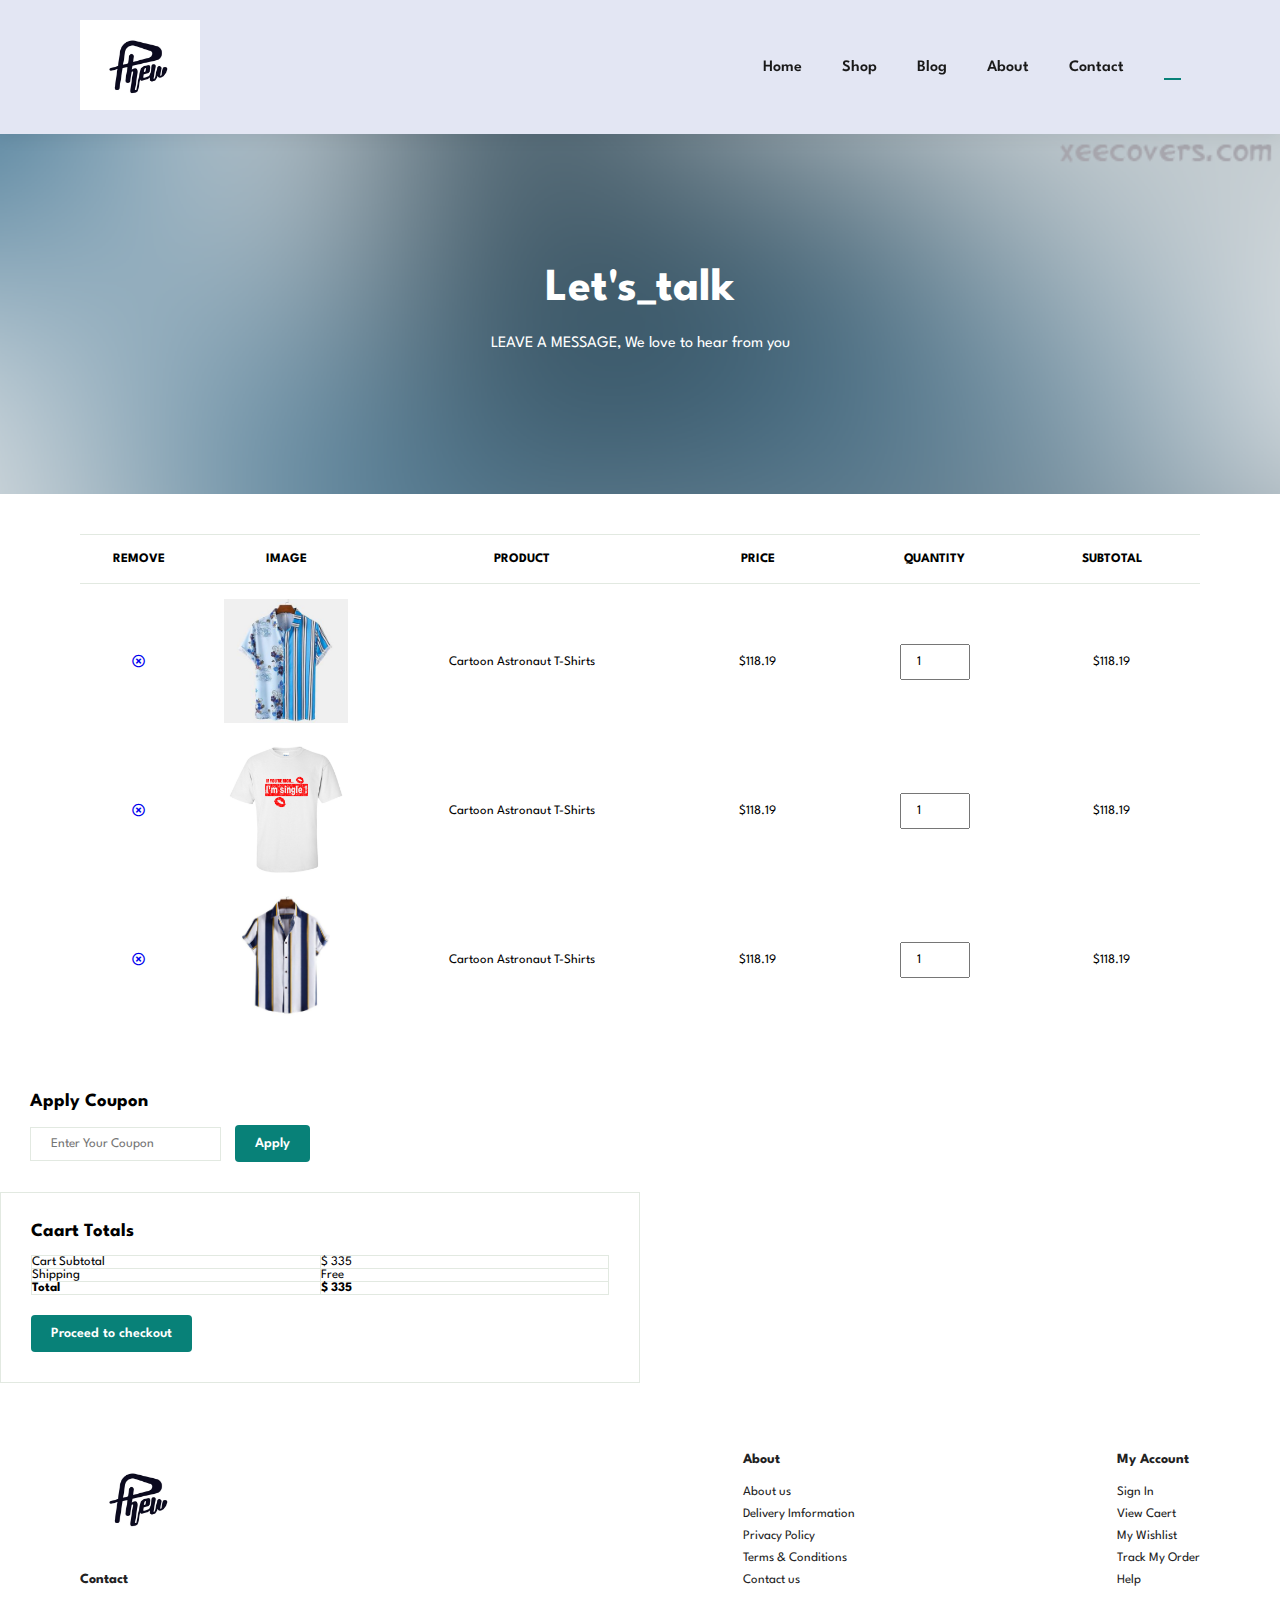
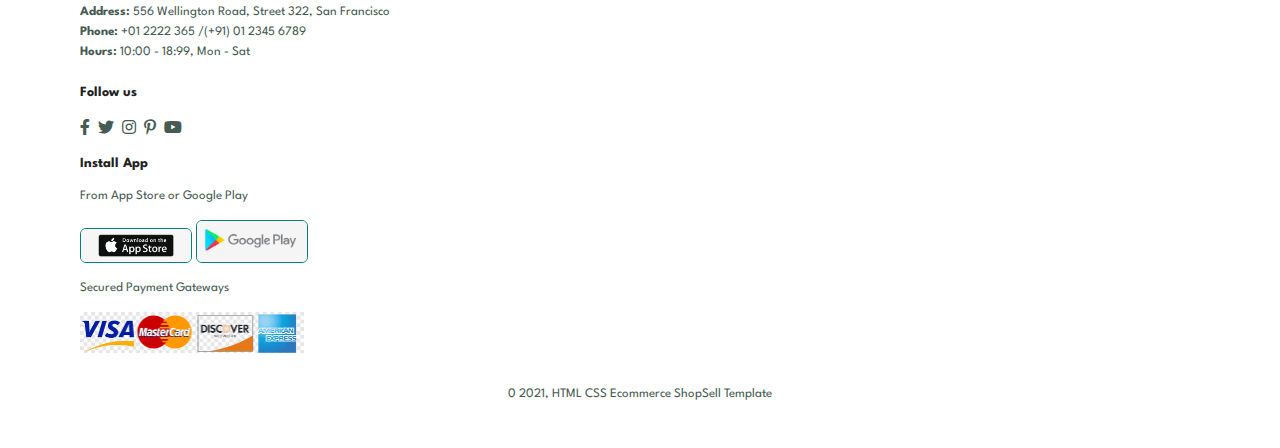
<file: cart.html>
<!DOCTYPE html>
<html lang="en">
<head>
    <meta charset="UTF-8">
    <meta http-equiv="X-UA-Compatible" content="IE=edge">
    <meta name="viewport" content="width=device-width, initial-scale=1.0">
    <link rel="stylesheet" href="https://pro.fontawesome.com/releases/v5.10.0/css/all.css" />
    <link rel="stylesheet" href="style.css">
    <title>Ecommerce ShopSell Tutorial</title>
</head>
<body>
  
    <section id="header">
        <a href="#"><img src="./src/logo.webp" class="logo" width="30%" alt=""></a>

        <div>
            <ul id="navbar">
                <li><a  href="index.html">Home</a></li>
                <li><a  href="shop.html">Shop</a></li>
                <li><a href="blog.html">Blog</a></li>
                <li><a   href="about.html">About</a></li>
                <li><a href="contact.html">Contact</a></li>
                <li id="lg-bag"><a class="active"  href="cart.html"><i class="far fa-shopping-bag"></i></a></li>
                <a href="#" id="close"><i class="far fa-times"></i></a>
            </ul>
        </div>
        <div id="mobile">
            <a href="cart.html"><i class="far fa-shopping-bag"></i></a>
            <i id="bar" class="fas fa-outdent"></i>
        </div>
    </section>

    <section id="page-header" class="about-header">

        <h2>Let's_talk</h2>
        <p>LEAVE A MESSAGE, We love to hear from you</p>
    </section>

    <section id="cart" class="section-p1">
        <table width="100%">
            <thead>
                <tr>
                    <td>Remove</td>
                    <td>Image</td>
                    <td>Product</td>
                    <td>Price</td>
                    <td>Quantity</td>
                    <td>Subtotal</td>
                </tr>
            </thead>
            <tbody>
                <tr>
                    <td><a href="#"><i class="far fa-times-circle"></i></a></td>
                    <td><img src="src/shirt3.jpg" alt=""></td>
                    <td>Cartoon Astronaut T-Shirts</td>
                    <td>$118.19</td>
                    <td><input type="number" value="1"></td>
                    <td>$118.19</td>
                </tr>
                <tr>
                    <td><a href="#"><i class="far fa-times-circle"></i></a></td>
                    <td><img src="src/shirt4.jpg" alt=""></td>
                    <td>Cartoon Astronaut T-Shirts</td>
                    <td>$118.19</td>
                    <td><input type="number" value="1"></td>
                    <td>$118.19</td>
                </tr>
                <tr>
                    <td><a href="#"><i class="far fa-times-circle"></i></a></td>
                    <td><img src="src/shirt2.jpeg" alt=""></td>
                    <td>Cartoon Astronaut T-Shirts</td>
                    <td>$118.19</td>
                    <td><input type="number" value="1"></td>
                    <td>$118.19</td>
                </tr>
            </tbody>
        </table>
    </section>

    <section id="cart-add">
        <div id="coupon">
            <h3>Apply Coupon</h3>
            <div>
                <input type="text" placeholder="Enter Your Coupon">
                <button class="normal">Apply</button>
            </div>
        </div>

        <div id="subtotal">
            <h3>Caart Totals</h3>
            <table>
                <tr>
                    <td>Cart Subtotal</td>
                    <td>$ 335</td>
                </tr>
                <tr>
                    <td>Shipping</td>
                    <td>Free</td>
                </tr>
                <tr>
                    <td><strong>Total</strong></td>
                    <td><strong>$ 335</strong></td>
                </tr>
            </table>
            <button class="normal">Proceed to checkout</button>
        </div>
    </section>

    <footer class="section-p1">
        <div class="col">
            <img class="logo"  src="./src/logo.webp" width="30%" alt="">
            <h4>Contact</h4>
            <p><strong>Address: </strong> 556 Wellington Road, Street 322, San Francisco</p>
            <p><strong>Phone: </strong> +01 2222 365 /(+91) 01 2345 6789</p>
            <p><strong>Hours: </strong> 10:00 - 18:99, Mon - Sat</p>
            <div class="follow">
                <h4>Follow us</h4>
                <div class="icon">
                    <i class="fab fa-facebook-f"></i>
                    <i class="fab fa-twitter"></i>
                    <i class="fab fa-instagram"></i>
                    <i class="fab fa-pinterest-p"></i>
                    <i class="fab fa-youtube"></i>
                </div>
            </div>
        </div>

        <div class="col">
            <h4>About</h4>
            <a href="#">About us</a>
            <a href="#">Delivery Imformation</a>
            <a href="#">Privacy Policy</a>
            <a href="#">Terms & Conditions</a>
            <a href="#">Contact us</a>
        </div>

        <div class="col">
            <h4>My Account</h4>
            <a href="#">Sign In</a>
            <a href="#">View Caert</a>
            <a href="#">My Wishlist</a>
            <a href="#">Track My Order</a>
            <a href="#">Help</a>
        </div>

        <div class="col install">
            <h4>Install App</h4>
            <p>From App Store or Google Play</p>
            <div class="row">
                <img src="src/apple.png" width="10%" alt="">
                <img src="src/Google-Play-Store.jpg" width="10%" alt="">
            </div>
            <p>Secured Payment Gateways</p>
            <img src="src/visacard.png" width="20%" alt="">
        </div>

        <div class="copyright">
            <p>0 2021, HTML CSS Ecommerce ShopSell Template</p>
        </div>
    </footer>


    <script src="index.js"></script>
</body>
</html>
</file>
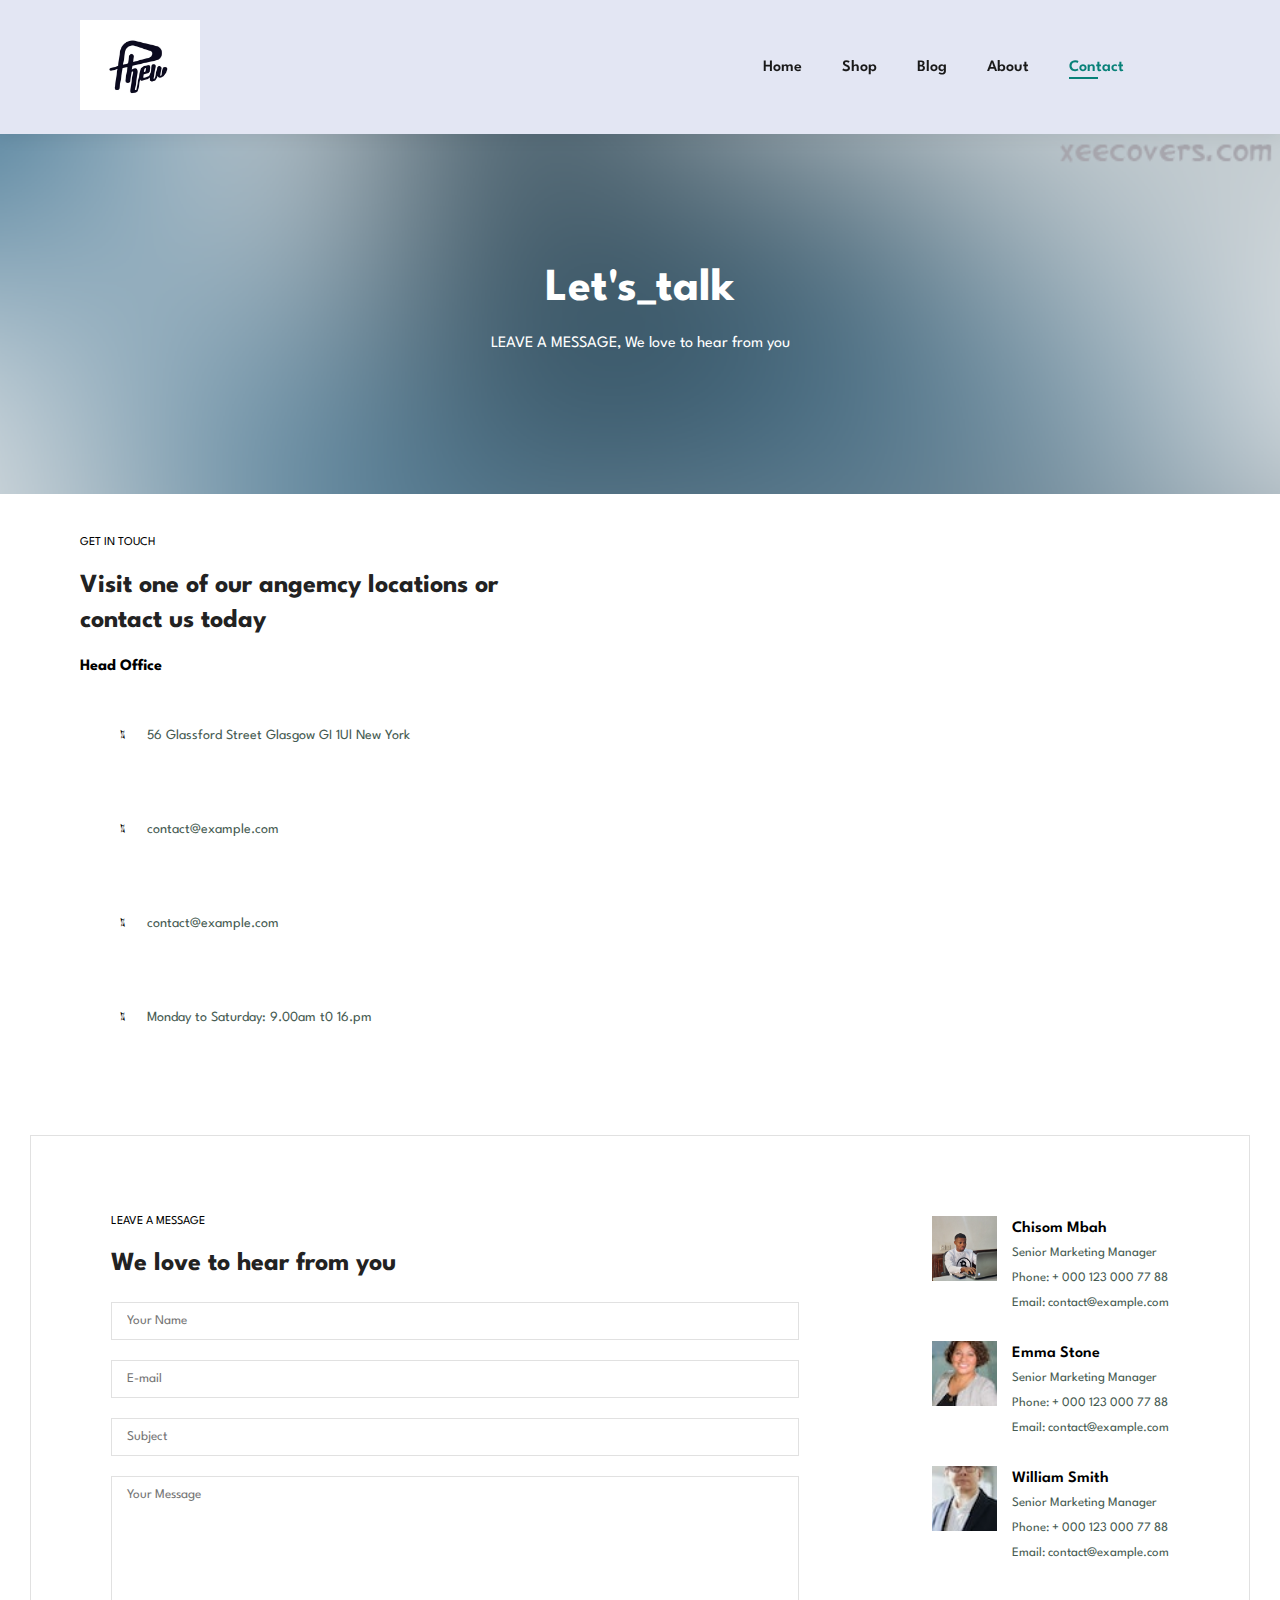
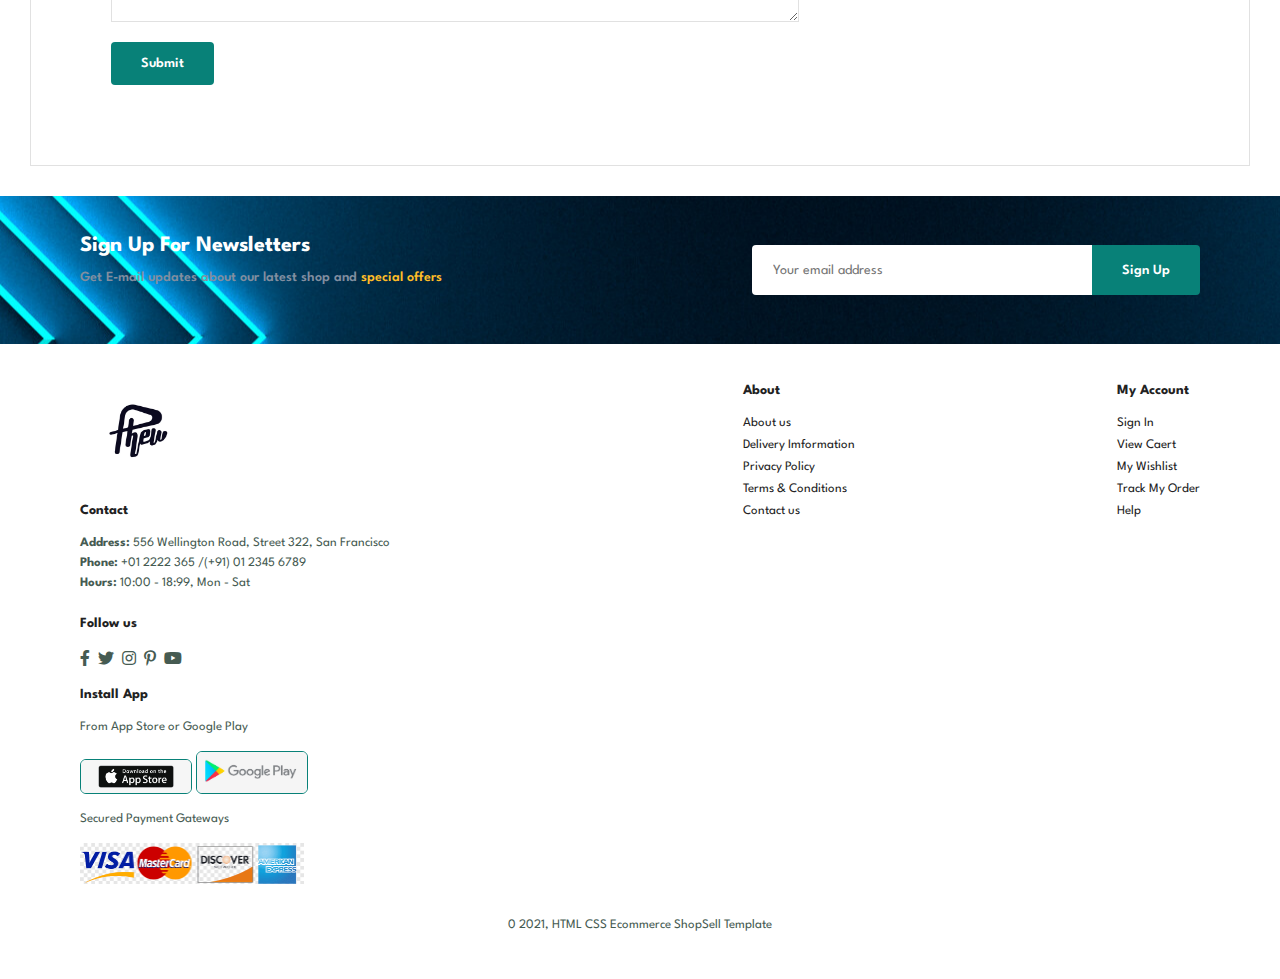
<file: contact.html>
<!DOCTYPE html>
<html lang="en">
<head>
    <meta charset="UTF-8">
    <meta http-equiv="X-UA-Compatible" content="IE=edge">
    <meta name="viewport" content="width=device-width, initial-scale=1.0">
    <link rel="stylesheet" href="https://pro.fontawesome.com/releases/v5.10.0/css/all.css" />
    <link rel="stylesheet" href="style.css">
    <title>Ecommerce ShopSell Tutorial</title>
</head>
<body>
  
    <section id="header">
        <a href="#"><img src="./src/logo.webp" class="logo" width="30%" alt=""></a>

        <div>
            <ul id="navbar">
                <li><a  href="index.html">Home</a></li>
                <li><a  href="shop.html">Shop</a></li>
                <li><a href="blog.html">Blog</a></li>
                <li><a   href="about.html">About</a></li>
                <li><a class="active" href="contact.html">Contact</a></li>
                <li id="lg-bag"><a href="cart.html"><i class="far fa-shopping-bag"></i></a></li>
                <a href="#" id="close"><i class="far fa-times"></i></a>
            </ul>
        </div>
        <div id="mobile">
            <a href="cart.html"><i class="far fa-shopping-bag"></i></a>
            <i id="bar" class="fas fa-outdent"></i>
        </div>
    </section>

    <section id="page-header" class="about-header">

        <h2>Let's_talk</h2>
        <p>LEAVE A MESSAGE, We love to hear from you</p>
    </section>

    <section id="contact-details" class="section-p1">
        <div class="details">
            <span>GET IN TOUCH</span>
            <h2>Visit one of our angemcy locations or contact us today</h2>
            <h3>Head Office</h3>
            <div>
                <li>
                    <i class="fal fa-map"></i>
                    <p>56 Glassford Street Glasgow GI 1Ul New York</p>
                </li>
                <li>
                    <i class="fal fa-envelope"></i>
                    <p>contact@example.com</p>
                </li>
                <li>
                    <i class="fal fa-phone-alt"></i>
                    <p>contact@example.com</p>
                </li>
                <li>
                    <i class="fal fa-clock"></i>
                    <p>Monday to Saturday: 9.00am t0 16.pm</p>
                </li>
            </div>
        </div>

        <div class="map">
            <iframe src="https://www.google.com/maps/embed?pb=!1m18!1m12!1m3!1d28327038.904658522!2d-118.24817521500533!3d29.92505468185044!2m3!1f0!2f0!3f0!3m2!1i1024!2i768!4f13.1!3m3!1m2!1s0x864070360b823249%3A0x16eb1c8f1808de3c!2sTexas%2C%20USA!5e0!3m2!1sen!2sng!4v1666005719777!5m2!1sen!2sng" width="600" height="450" style="border:0;" allowfullscreen="" loading="lazy" referrerpolicy="no-referrer-when-downgrade"></iframe>
        </div>
    </section>

    <section id="form-details">
        <form action="">
            <span>LEAVE A MESSAGE</span>
            <h2>We love to hear from you</h2>
            <input type="text" placeholder="Your Name">
            <input type="text" placeholder="E-mail">
            <input type="text" placeholder="Subject">
            <textarea name="" id="" cols="30" rows="10" placeholder="Your Message"></textarea>
            <button class="normal">Submit</button>
        </form>

        <div class="people">
            <div>
                <img src="src/profile.jpg" width="10%" alt="">
                <p><span>Chisom Mbah</span> Senior  Marketing Manager <br> Phone: + 000 123 000 77 88 <br> Email: contact@example.com</p>
            </div>
            <div>
                <img src="src/agency.jpg" alt="">
                <p><span>Emma Stone</span> Senior  Marketing Manager <br> Phone: + 000 123 000 77 88 <br> Email: contact@example.com</p>
            </div>
            <div>
                <img src="src/angency1.jpg" alt="">
                <p><span>William Smith</span> Senior  Marketing Manager <br> Phone: + 000 123 000 77 88 <br> Email: contact@example.com</p>
            </div>
        </div>
    </section>

    <section id="newsletter" class="section-p1" class="section-m1">
        <div class="newstext">
            <h4>Sign Up For Newsletters</h4>
            <p>Get E-mail updates about our latest shop and <span>special offers</span></p>
        </div>
        <div class="form">
            <input type="text" placeholder="Your email address">
            <button class="normal">Sign Up</button>
        </div>
    </section>

    <footer class="section-p1">
        <div class="col">
            <img class="logo"  src="./src/logo.webp" width="30%" alt="">
            <h4>Contact</h4>
            <p><strong>Address: </strong> 556 Wellington Road, Street 322, San Francisco</p>
            <p><strong>Phone: </strong> +01 2222 365 /(+91) 01 2345 6789</p>
            <p><strong>Hours: </strong> 10:00 - 18:99, Mon - Sat</p>
            <div class="follow">
                <h4>Follow us</h4>
                <div class="icon">
                    <i class="fab fa-facebook-f"></i>
                    <i class="fab fa-twitter"></i>
                    <i class="fab fa-instagram"></i>
                    <i class="fab fa-pinterest-p"></i>
                    <i class="fab fa-youtube"></i>
                </div>
            </div>
        </div>

        <div class="col">
            <h4>About</h4>
            <a href="#">About us</a>
            <a href="#">Delivery Imformation</a>
            <a href="#">Privacy Policy</a>
            <a href="#">Terms & Conditions</a>
            <a href="#">Contact us</a>
        </div>

        <div class="col">
            <h4>My Account</h4>
            <a href="#">Sign In</a>
            <a href="#">View Caert</a>
            <a href="#">My Wishlist</a>
            <a href="#">Track My Order</a>
            <a href="#">Help</a>
        </div>

        <div class="col install">
            <h4>Install App</h4>
            <p>From App Store or Google Play</p>
            <div class="row">
                <img src="src/apple.png" width="10%" alt="">
                <img src="src/Google-Play-Store.jpg" width="10%" alt="">
            </div>
            <p>Secured Payment Gateways</p>
            <img src="src/visacard.png" width="20%" alt="">
        </div>

        <div class="copyright">
            <p>0 2021, HTML CSS Ecommerce ShopSell Template</p>
        </div>
    </footer>


    <script src="index.js"></script>
</body>
</html>
</file>
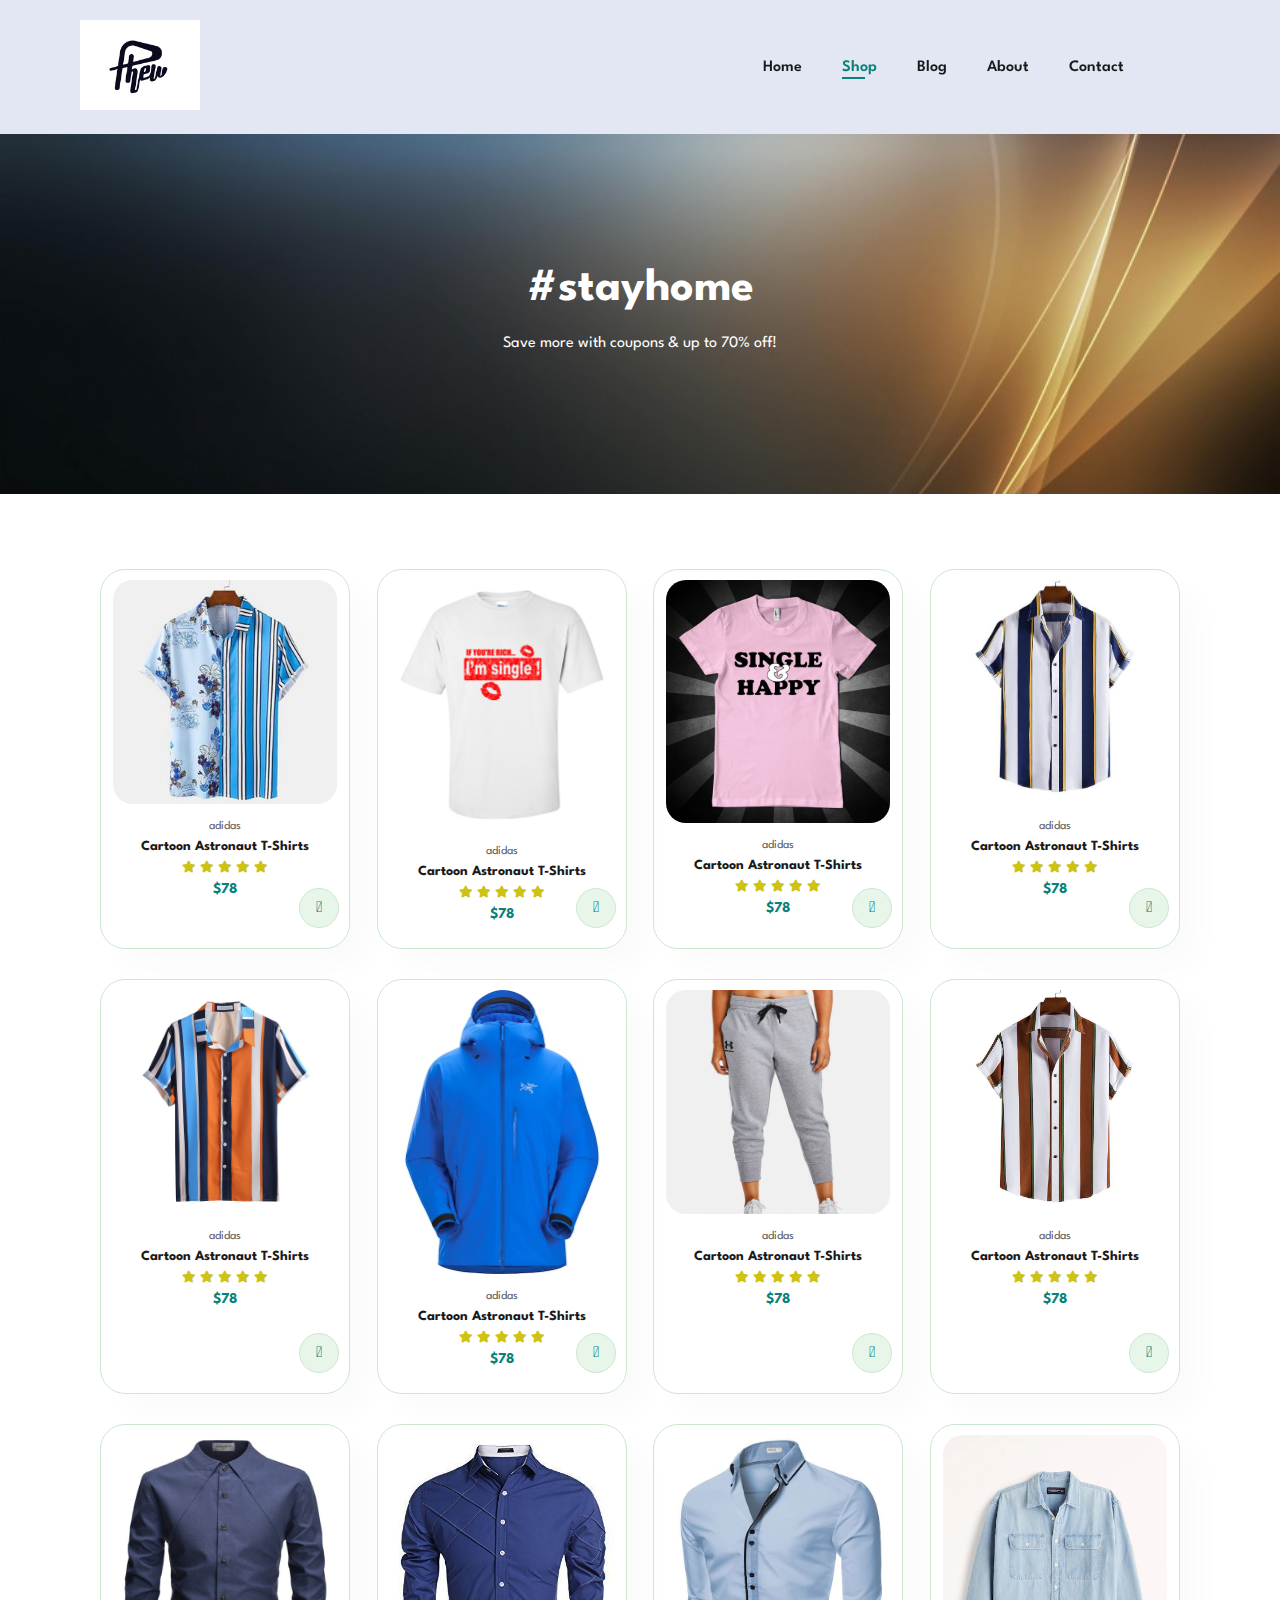
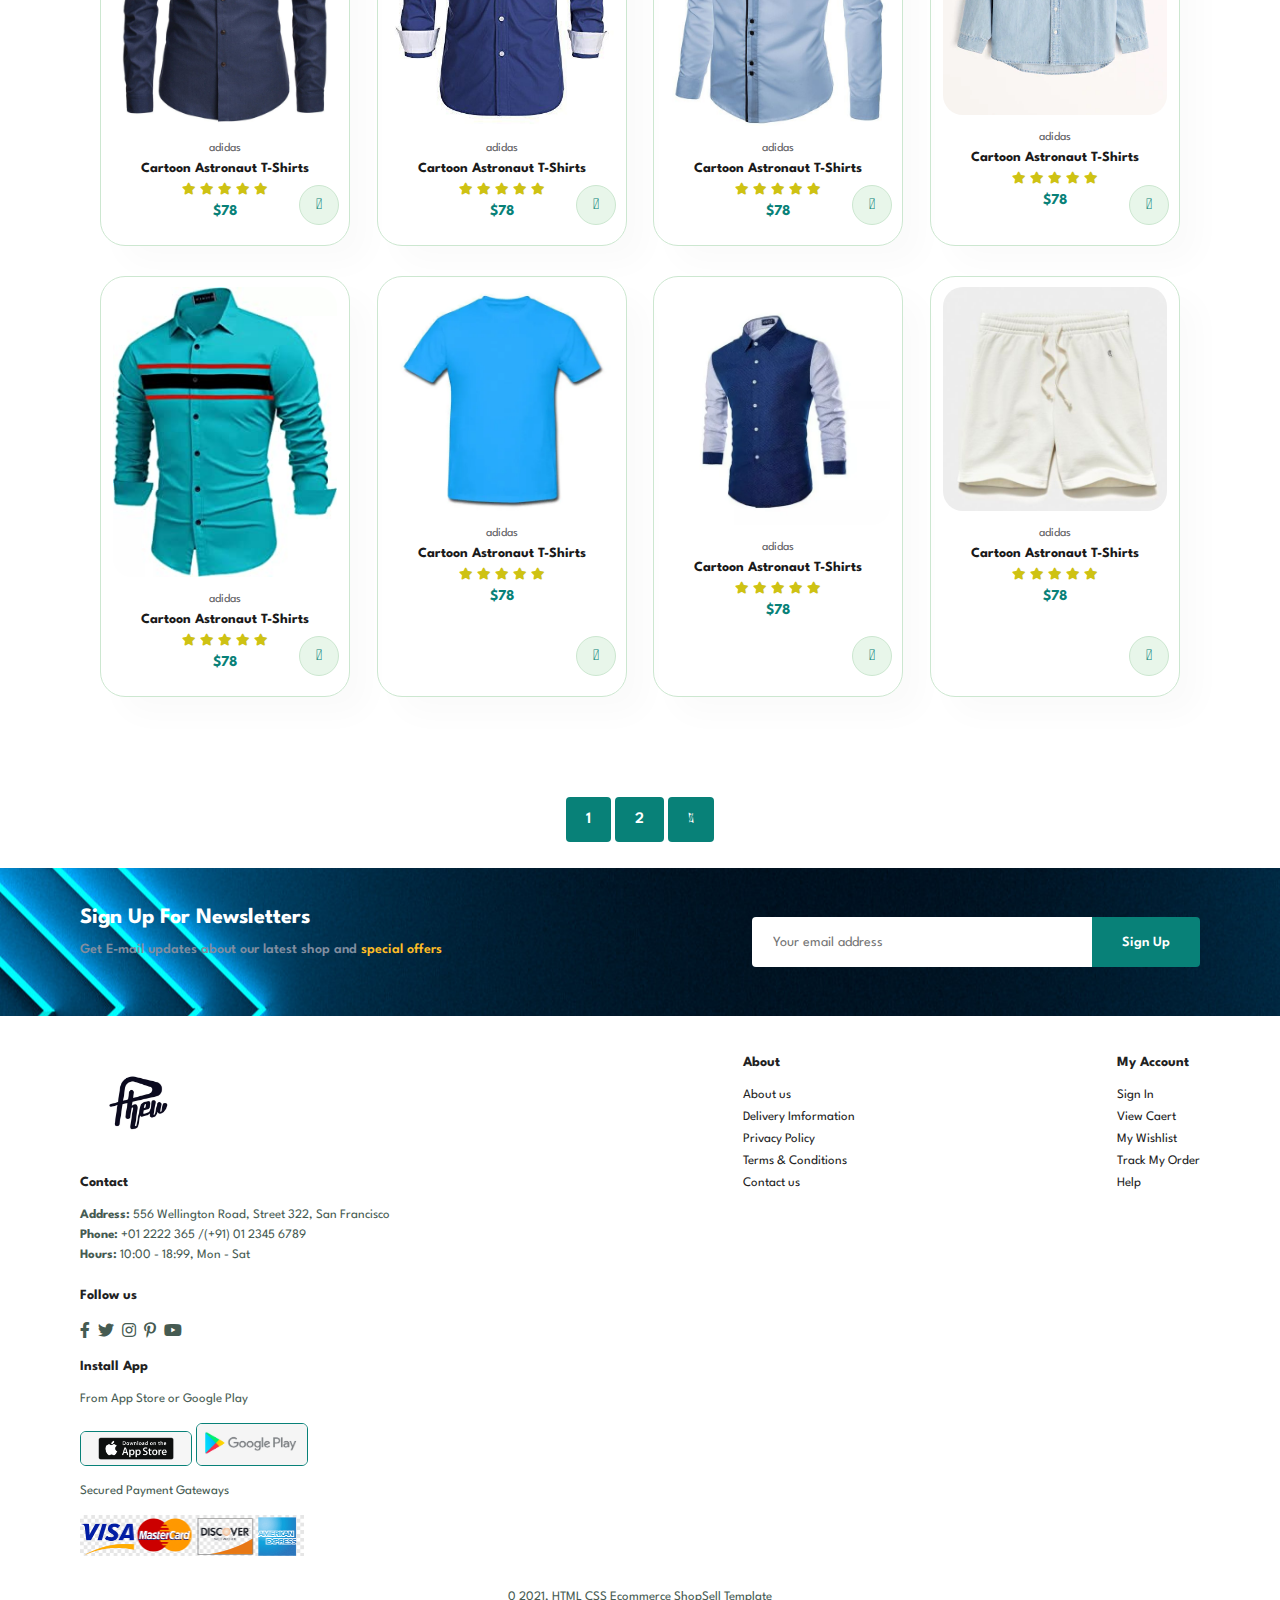
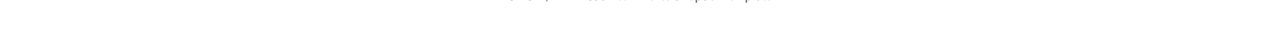
<file: shop.html>
<!DOCTYPE html>
<html lang="en">
<head>
    <meta charset="UTF-8">
    <meta http-equiv="X-UA-Compatible" content="IE=edge">
    <meta name="viewport" content="width=device-width, initial-scale=1.0">
    <link rel="stylesheet" href="https://pro.fontawesome.com/releases/v5.10.0/css/all.css" />
    <link rel="stylesheet" href="style.css">
    <title>Ecommerce ShopSell Tutorial</title>
</head>
<body>
  
    <section id="header">
        <a href="#"><img src="./src/logo.webp" class="logo" width="30%" alt=""></a>

        <div>
            <ul id="navbar">
                <li><a  href="index.html">Home</a></li>
                <li><a class="active" href="shop.html">Shop</a></li>
                <li><a href="blog.html">Blog</a></li>
                <li><a href="about.html">About</a></li>
                <li><a href="contact.html">Contact</a></li>
                <li id="lg-bag"><a href="cart.html"><i class="far fa-shopping-bag"></i></a></li>
                <a href="#" id="close"><i class="far fa-times"></i></a>
            </ul>
        </div>
        <div id="mobile">
            <a href="cart.html"><i class="far fa-shopping-bag"></i></a>
            <i id="bar" class="fas fa-outdent"></i>
        </div>
    </section>

    <section id="page-header">

        <h2>#stayhome</h2>
        <p>Save more with coupons & up to 70% off!</p>
    </section>

    <section id="product1" class="section-p1">
        <div class="pro-container">
            <div class="pro" onclick="window.location.href='sproduct.html';">
                <img src="src/shirt3.jpg" alt="">
                <div class="des">
                    <span>adidas</span>
                    <h5>Cartoon Astronaut T-Shirts</h5>
                    <div class="star">
                        <i class="fas fa-star "></i>
                        <i class="fas fa-star "></i>
                        <i class="fas fa-star "></i>
                        <i class="fas fa-star "></i>
                        <i class="fas fa-star "></i>
                    </div>
                    <h4>$78</h4>
                </div>
                <a href="#"><i class="fal fa-shopping-cart cart"></i></a>
            </div>
            <div class="pro">
                <img src="src/shirt4.jpg" alt="">
                <div class="des">
                    <span>adidas</span>
                    <h5>Cartoon Astronaut T-Shirts</h5>
                    <div class="star">
                        <i class="fas fa-star "></i>
                        <i class="fas fa-star "></i>
                        <i class="fas fa-star "></i>
                        <i class="fas fa-star "></i>
                        <i class="fas fa-star "></i>
                    </div>
                    <h4>$78</h4>
                </div>
                <a href="#"><i class="fal fa-shopping-cart cart"></i></a>
            </div>
            <div class="pro">
                <img src="src/shirt1.jpg" alt="">
                <div class="des">
                    <span>adidas</span>
                    <h5>Cartoon Astronaut T-Shirts</h5>
                    <div class="star">
                        <i class="fas fa-star "></i>
                        <i class="fas fa-star "></i>
                        <i class="fas fa-star "></i>
                        <i class="fas fa-star "></i>
                        <i class="fas fa-star "></i>
                    </div>
                    <h4>$78</h4>
                </div>
                <a href="#"><i class="fal fa-shopping-cart cart"></i></a>
            </div>
            <div class="pro">
                <img src="src/shirt2.jpeg" alt="">
                <div class="des">
                    <span>adidas</span>
                    <h5>Cartoon Astronaut T-Shirts</h5>
                    <div class="star">
                        <i class="fas fa-star "></i>
                        <i class="fas fa-star "></i>
                        <i class="fas fa-star "></i>
                        <i class="fas fa-star "></i>
                        <i class="fas fa-star "></i>
                    </div>
                    <h4>$78</h4>
                </div>
                <a href="#"><i class="fal fa-shopping-cart cart"></i></a>
            </div>
            <div class="pro">
                <img src="src/shirt5.jpg" alt="">
                <div class="des">
                    <span>adidas</span>
                    <h5>Cartoon Astronaut T-Shirts</h5>
                    <div class="star">
                        <i class="fas fa-star "></i>
                        <i class="fas fa-star "></i>
                        <i class="fas fa-star "></i>
                        <i class="fas fa-star "></i>
                        <i class="fas fa-star "></i>
                    </div>
                    <h4>$78</h4>
                </div>
                <a href="#"><i class="fal fa-shopping-cart cart"></i></a>
            </div>
            <div class="pro">
                <img src="src/jacket1.avif" alt="">
                <div class="des">
                    <span>adidas</span>
                    <h5>Cartoon Astronaut T-Shirts</h5>
                    <div class="star">
                        <i class="fas fa-star "></i>
                        <i class="fas fa-star "></i>
                        <i class="fas fa-star "></i>
                        <i class="fas fa-star "></i>
                        <i class="fas fa-star "></i>
                    </div>
                    <h4>$78</h4>
                </div>
                <a href="#"><i class="fal fa-shopping-cart cart"></i></a>
            </div>
            <div class="pro">
                <img src="src/joggers.webp" alt="">
                <div class="des">
                    <span>adidas</span>
                    <h5>Cartoon Astronaut T-Shirts</h5>
                    <div class="star">
                        <i class="fas fa-star "></i>
                        <i class="fas fa-star "></i>
                        <i class="fas fa-star "></i>
                        <i class="fas fa-star "></i>
                        <i class="fas fa-star "></i>
                    </div>
                    <h4>$78</h4>
                </div>
                <a href="#"><i class="fal fa-shopping-cart cart"></i></a>
            </div>
            <div class="pro">
                <img src="src/shirt11.jpeg" alt="">
                <div class="des">
                    <span>adidas</span>
                    <h5>Cartoon Astronaut T-Shirts</h5>
                    <div class="star">
                        <i class="fas fa-star "></i>
                        <i class="fas fa-star "></i>
                        <i class="fas fa-star "></i>
                        <i class="fas fa-star "></i>
                        <i class="fas fa-star "></i>
                    </div>
                    <h4>$78</h4>
                </div>
                <a href="#"><i class="fal fa-shopping-cart cart"></i></a>
            </div>
    
            <div class="pro">
                <img src="src/NewShirt1.jpg" alt="">
                <div class="des">
                    <span>adidas</span>
                    <h5>Cartoon Astronaut T-Shirts</h5>
                    <div class="star">
                        <i class="fas fa-star "></i>
                        <i class="fas fa-star "></i>
                        <i class="fas fa-star "></i>
                        <i class="fas fa-star "></i>
                        <i class="fas fa-star "></i>
                    </div>
                    <h4>$78</h4>
                </div>
                <a href="#"><i class="fal fa-shopping-cart cart"></i></a>
            </div>
            <div class="pro">
                <img src="src/newShirt2.jpg" alt="">
                <div class="des">
                    <span>adidas</span>
                    <h5>Cartoon Astronaut T-Shirts</h5>
                    <div class="star">
                        <i class="fas fa-star "></i>
                        <i class="fas fa-star "></i>
                        <i class="fas fa-star "></i>
                        <i class="fas fa-star "></i>
                        <i class="fas fa-star "></i>
                    </div>
                    <h4>$78</h4>
                </div>
                <a href="#"><i class="fal fa-shopping-cart cart"></i></a>
            </div>
            <div class="pro">
                <img src="src/NewShirt3.jpg" alt="">
                <div class="des">
                    <span>adidas</span>
                    <h5>Cartoon Astronaut T-Shirts</h5>
                    <div class="star">
                        <i class="fas fa-star "></i>
                        <i class="fas fa-star "></i>
                        <i class="fas fa-star "></i>
                        <i class="fas fa-star "></i>
                        <i class="fas fa-star "></i>
                    </div>
                    <h4>$78</h4>
                </div>
                <a href="#"><i class="fal fa-shopping-cart cart"></i></a>
            </div>
            <div class="pro">
                <img src="src/NewShirt4.webp" alt="">
                <div class="des">
                    <span>adidas</span>
                    <h5>Cartoon Astronaut T-Shirts</h5>
                    <div class="star">
                        <i class="fas fa-star "></i>
                        <i class="fas fa-star "></i>
                        <i class="fas fa-star "></i>
                        <i class="fas fa-star "></i>
                        <i class="fas fa-star "></i>
                    </div>
                    <h4>$78</h4>
                </div>
                <a href="#"><i class="fal fa-shopping-cart cart"></i></a>
            </div>
            <div class="pro">
                <img src="src/NewShirt8.jpg" alt="">
                <div class="des">
                    <span>adidas</span>
                    <h5>Cartoon Astronaut T-Shirts</h5>
                    <div class="star">
                        <i class="fas fa-star "></i>
                        <i class="fas fa-star "></i>
                        <i class="fas fa-star "></i>
                        <i class="fas fa-star "></i>
                        <i class="fas fa-star "></i>
                    </div>
                    <h4>$78</h4>
                </div>
                <a href="#"><i class="fal fa-shopping-cart cart"></i></a>
            </div>
            <div class="pro">
                <img src="src/NewShirt7.webp" alt="">
                <div class="des">
                    <span>adidas</span>
                    <h5>Cartoon Astronaut T-Shirts</h5>
                    <div class="star">
                        <i class="fas fa-star "></i>
                        <i class="fas fa-star "></i>
                        <i class="fas fa-star "></i>
                        <i class="fas fa-star "></i>
                        <i class="fas fa-star "></i>
                    </div>
                    <h4>$78</h4>
                </div>
                <a href="#"><i class="fal fa-shopping-cart cart"></i></a>
            </div>
            <div class="pro">
                <img src="src/NewShirt9.webp" alt="">
                <div class="des">
                    <span>adidas</span>
                    <h5>Cartoon Astronaut T-Shirts</h5>
                    <div class="star">
                        <i class="fas fa-star "></i>
                        <i class="fas fa-star "></i>
                        <i class="fas fa-star "></i>
                        <i class="fas fa-star "></i>
                        <i class="fas fa-star "></i>
                    </div>
                    <h4>$78</h4>
                </div>
                <a href="#"><i class="fal fa-shopping-cart cart"></i></a>
            </div>
            <div class="pro">
                <img src="src/NewShirt10.jpg" alt="">
                <div class="des">
                    <span>adidas</span>
                    <h5>Cartoon Astronaut T-Shirts</h5>
                    <div class="star">
                        <i class="fas fa-star "></i>
                        <i class="fas fa-star "></i>
                        <i class="fas fa-star "></i>
                        <i class="fas fa-star "></i>
                        <i class="fas fa-star "></i>
                    </div>
                    <h4>$78</h4>
                </div>
                <a href="#"><i class="fal fa-shopping-cart cart"></i></a>
            </div>
        </div>
    </section>

    <section id="pagination" class="section-p1">
        <a href="">1</a>
        <a href="">2</a>
        <a href=""><i class="fal fa-long-arrow-alt-right"></i></a>
    </section>

    <section id="newsletter" class="section-p1" class="section-m1">
        <div class="newstext">
            <h4>Sign Up For Newsletters</h4>
            <p>Get E-mail updates about our latest shop and <span>special offers</span></p>
        </div>
        <div class="form">
            <input type="text" placeholder="Your email address">
            <button class="normal">Sign Up</button>
        </div>
    </section>

    <footer class="section-p1">
        <div class="col">
            <img class="logo"  src="./src/logo.webp" width="30%" alt="">
            <h4>Contact</h4>
            <p><strong>Address: </strong> 556 Wellington Road, Street 322, San Francisco</p>
            <p><strong>Phone: </strong> +01 2222 365 /(+91) 01 2345 6789</p>
            <p><strong>Hours: </strong> 10:00 - 18:99, Mon - Sat</p>
            <div class="follow">
                <h4>Follow us</h4>
                <div class="icon">
                    <i class="fab fa-facebook-f"></i>
                    <i class="fab fa-twitter"></i>
                    <i class="fab fa-instagram"></i>
                    <i class="fab fa-pinterest-p"></i>
                    <i class="fab fa-youtube"></i>
                </div>
            </div>
        </div>

        <div class="col">
            <h4>About</h4>
            <a href="#">About us</a>
            <a href="#">Delivery Imformation</a>
            <a href="#">Privacy Policy</a>
            <a href="#">Terms & Conditions</a>
            <a href="#">Contact us</a>
        </div>

        <div class="col">
            <h4>My Account</h4>
            <a href="#">Sign In</a>
            <a href="#">View Caert</a>
            <a href="#">My Wishlist</a>
            <a href="#">Track My Order</a>
            <a href="#">Help</a>
        </div>

        <div class="col install">
            <h4>Install App</h4>
            <p>From App Store or Google Play</p>
            <div class="row">
                <img src="src/apple.png" width="10%" alt="">
                <img src="src/Google-Play-Store.jpg" width="10%" alt="">
            </div>
            <p>Secured Payment Gateways</p>
            <img src="src/visacard.png" width="20%" alt="">
        </div>

        <div class="copyright">
            <p>0 2021, HTML CSS Ecommerce ShopSell Template</p>
        </div>
    </footer>


    <script src="index.js"></script>
</body>
</html>
</file>
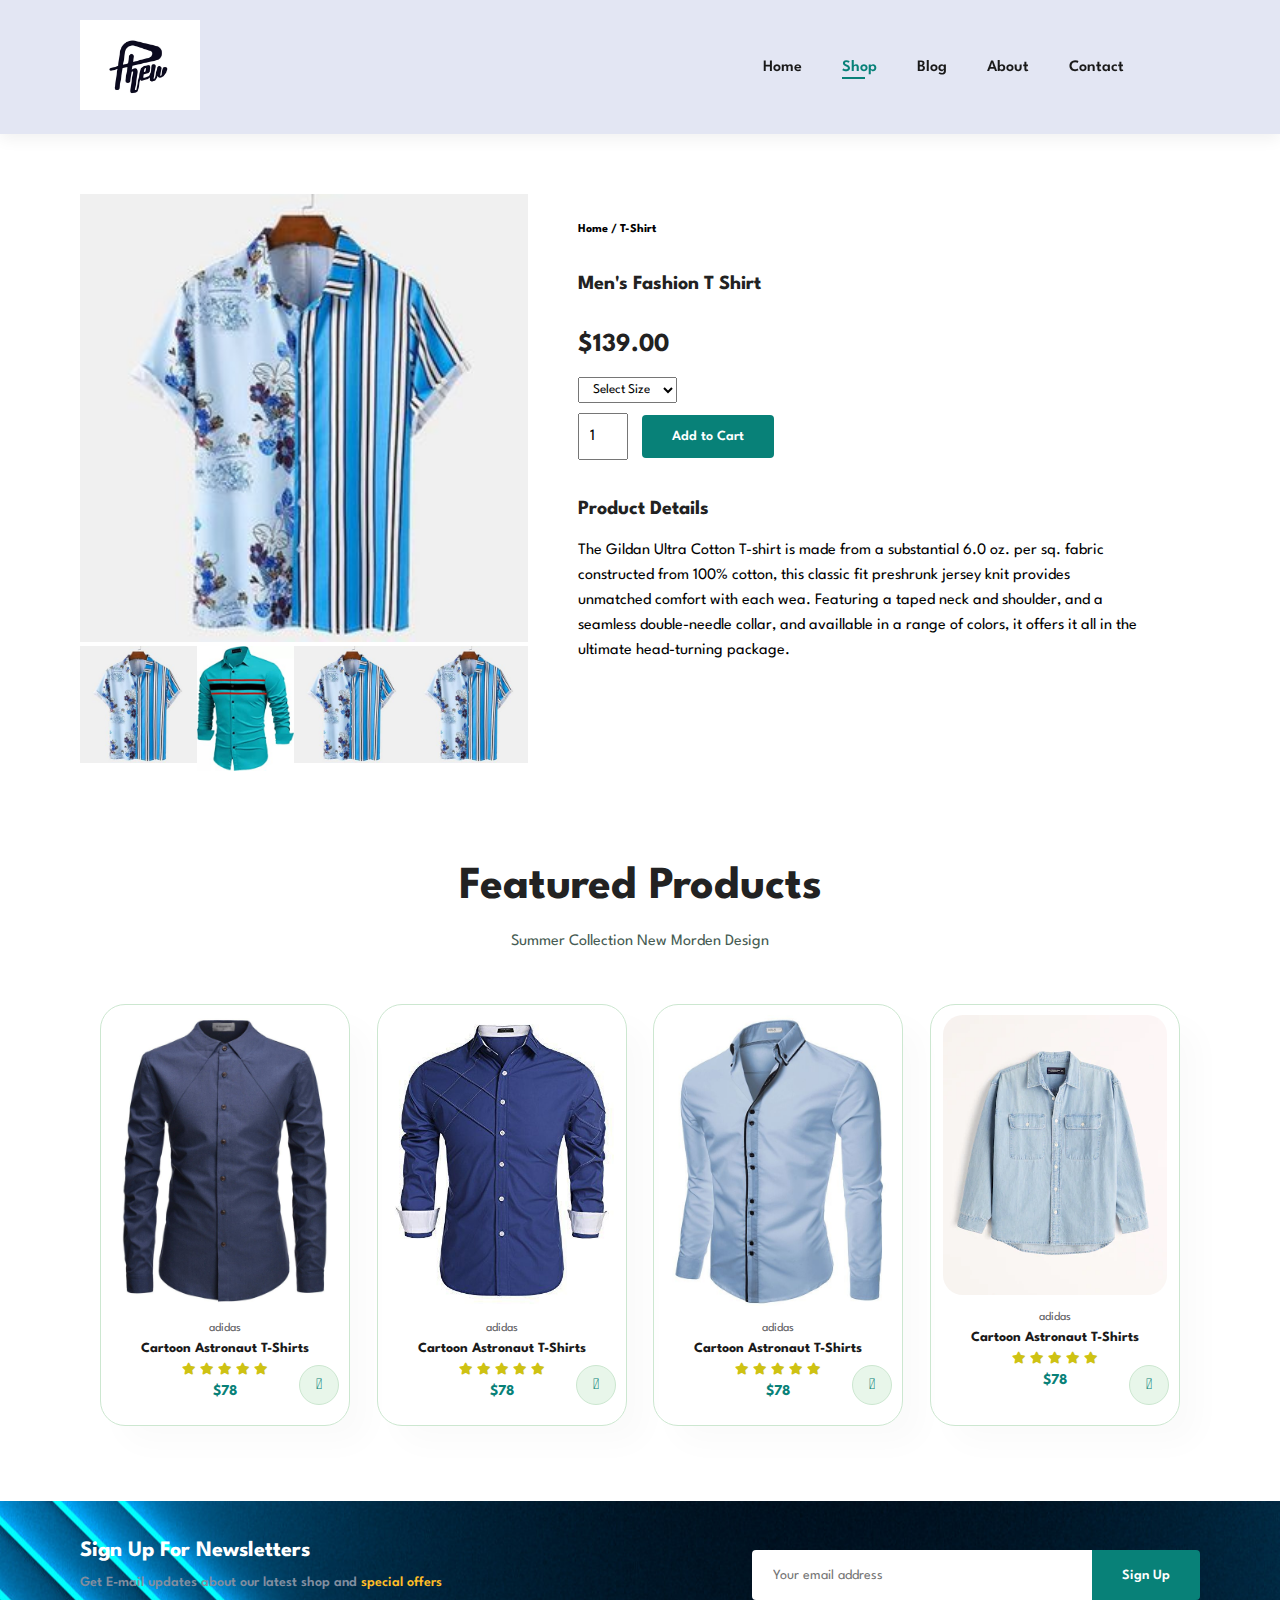
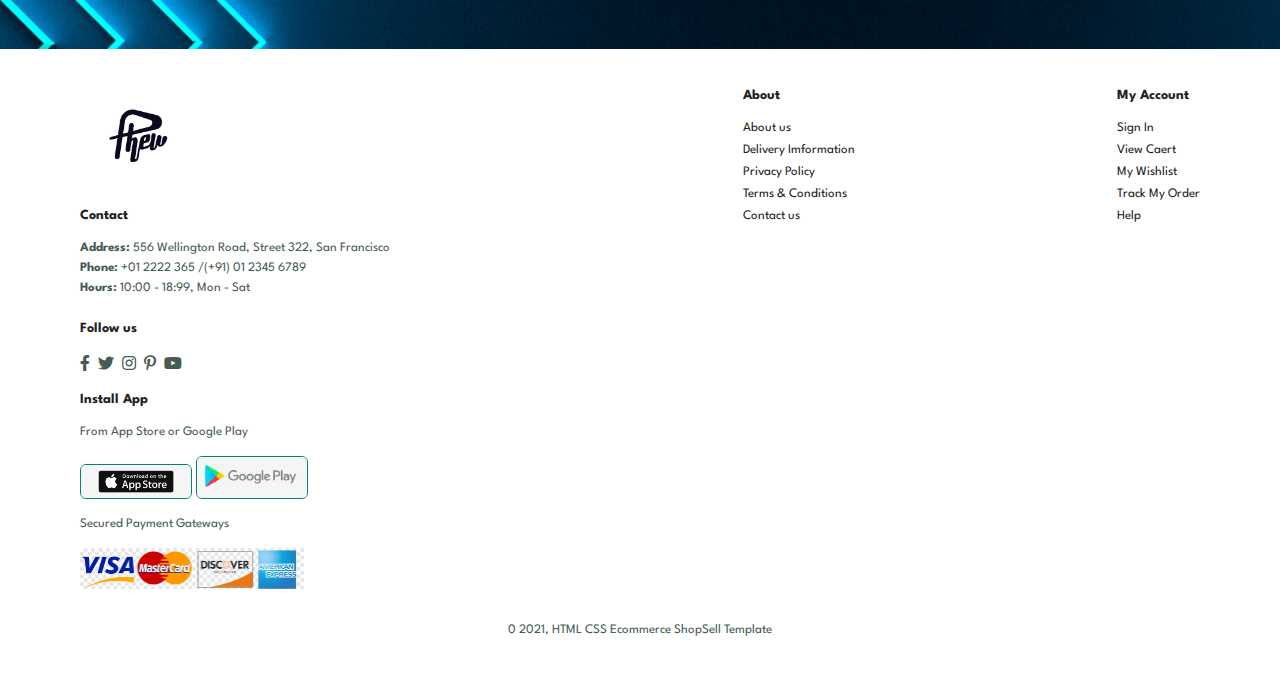
<file: sproduct.html>
<!DOCTYPE html>
<html lang="en">
<head>
    <meta charset="UTF-8">
    <meta http-equiv="X-UA-Compatible" content="IE=edge">
    <meta name="viewport" content="width=device-width, initial-scale=1.0">
    <link rel="stylesheet" href="https://pro.fontawesome.com/releases/v5.10.0/css/all.css" />
    <link rel="stylesheet" href="style.css">
    <title>Ecommerce ShopSell Tutorial</title>
</head>
<body>
  
    <section id="header">
        <a href="#"><img src="./src/logo.webp" class="logo" width="30%" alt=""></a>

        <div>
            <ul id="navbar">
                <li><a  href="index.html">Home</a></li>
                <li><a class="active" href="shop.html">Shop</a></li>
                <li><a href="blog.html">Blog</a></li>
                <li><a href="about.html">About</a></li>
                <li><a href="contact.html">Contact</a></li>
                <li id="lg-bag"><a href="cart.html"><i class="far fa-shopping-bag"></i></a></li>
                <a href="#" id="close"><i class="far fa-times"></i></a>
            </ul>
        </div>
        <div id="mobile">
            <a href="cart.html"><i class="far fa-shopping-bag"></i></a>
            <i id="bar" class="fas fa-outdent"></i>
        </div>
    </section>

    <section id="prodetails" class="section-p1" >
        <div class="single-pro-image">
            <img src="src/shirt3.jpg" width="100%" id="MainImg" alt="">

            <div class="smaill-img-group">
                <div class="small-img-col">
                    <img src="src/shirt3.jpg" width="100%" class="smaill-img" alt="">
                </div>
                <div class="small-img-col">
                    <img src="src/NewShirt8.jpg" width="100%" class="smaill-img" alt="">
                </div>
                <div class="small-img-col">
                    <img src="src/shirt3.jpg" width="100%" class="smaill-img" alt="">
                </div>
                <div class="small-img-col">
                    <img src="src/shirt3.jpg" width="100%" class="smaill-img" alt="">
                </div>
            </div>
        </div>

        <div class="single-pro-details">
            <h6>Home / T-Shirt</h6>
            <h4>Men's Fashion T Shirt</h4>
            <h2>$139.00</h2>
            <select>
                <option>Select Size</option>
                <option>XL</option>
                <option>XXL</option>
                <option>small</option>
                <option>Large</option>
            </select>
            <input type="number" value="1">
            <button class="normal">Add to Cart</button>
            <h4>Product Details</h4>
            <span>The Gildan Ultra Cotton T-shirt is made from a substantial 6.0 oz. per sq. fabric constructed from 100% cotton, this classic fit preshrunk jersey knit provides unmatched comfort with each wea. Featuring a taped neck and shoulder, and a seamless double-needle collar, and availlable in a range of colors, it offers it all in the ultimate head-turning package.</span>
        </div>
    </section>

    <section id="product1" class="section-p1">
        <h2>Featured Products</h2>
        <p>Summer Collection New Morden Design</p>
        <div class="pro-container">
            <div class="pro">
                <img src="src/NewShirt1.jpg" alt="">
                <div class="des">
                    <span>adidas</span>
                    <h5>Cartoon Astronaut T-Shirts</h5>
                    <div class="star">
                        <i class="fas fa-star "></i>
                        <i class="fas fa-star "></i>
                        <i class="fas fa-star "></i>
                        <i class="fas fa-star "></i>
                        <i class="fas fa-star "></i>
                    </div>
                    <h4>$78</h4>
                </div>
                <a href="#"><i class="fal fa-shopping-cart cart"></i></a>
            </div>
            <div class="pro">
                <img src="src/newShirt2.jpg" alt="">
                <div class="des">
                    <span>adidas</span>
                    <h5>Cartoon Astronaut T-Shirts</h5>
                    <div class="star">
                        <i class="fas fa-star "></i>
                        <i class="fas fa-star "></i>
                        <i class="fas fa-star "></i>
                        <i class="fas fa-star "></i>
                        <i class="fas fa-star "></i>
                    </div>
                    <h4>$78</h4>
                </div>
                <a href="#"><i class="fal fa-shopping-cart cart"></i></a>
            </div>
            <div class="pro">
                <img src="src/NewShirt3.jpg" alt="">
                <div class="des">
                    <span>adidas</span>
                    <h5>Cartoon Astronaut T-Shirts</h5>
                    <div class="star">
                        <i class="fas fa-star "></i>
                        <i class="fas fa-star "></i>
                        <i class="fas fa-star "></i>
                        <i class="fas fa-star "></i>
                        <i class="fas fa-star "></i>
                    </div>
                    <h4>$78</h4>
                </div>
                <a href="#"><i class="fal fa-shopping-cart cart"></i></a>
            </div>
            <div class="pro">
                <img src="src/NewShirt4.webp" alt="">
                <div class="des">
                    <span>adidas</span>
                    <h5>Cartoon Astronaut T-Shirts</h5>
                    <div class="star">
                        <i class="fas fa-star "></i>
                        <i class="fas fa-star "></i>
                        <i class="fas fa-star "></i>
                        <i class="fas fa-star "></i>
                        <i class="fas fa-star "></i>
                    </div>
                    <h4>$78</h4>
                </div>
                <a href="#"><i class="fal fa-shopping-cart cart"></i></a>
            </div>
        </div>
    </section>

    <section id="newsletter" class="section-p1" class="section-m1">
        <div class="newstext">
            <h4>Sign Up For Newsletters</h4>
            <p>Get E-mail updates about our latest shop and <span>special offers</span></p>
        </div>
        <div class="form">
            <input type="text" placeholder="Your email address">
            <button class="normal">Sign Up</button>
        </div>
    </section>

    <footer class="section-p1">
        <div class="col">
            <img class="logo"  src="./src/logo.webp" width="30%" alt="">
            <h4>Contact</h4>
            <p><strong>Address: </strong> 556 Wellington Road, Street 322, San Francisco</p>
            <p><strong>Phone: </strong> +01 2222 365 /(+91) 01 2345 6789</p>
            <p><strong>Hours: </strong> 10:00 - 18:99, Mon - Sat</p>
            <div class="follow">
                <h4>Follow us</h4>
                <div class="icon">
                    <i class="fab fa-facebook-f"></i>
                    <i class="fab fa-twitter"></i>
                    <i class="fab fa-instagram"></i>
                    <i class="fab fa-pinterest-p"></i>
                    <i class="fab fa-youtube"></i>
                </div>
            </div>
        </div>

        <div class="col">
            <h4>About</h4>
            <a href="#">About us</a>
            <a href="#">Delivery Imformation</a>
            <a href="#">Privacy Policy</a>
            <a href="#">Terms & Conditions</a>
            <a href="#">Contact us</a>
        </div>

        <div class="col">
            <h4>My Account</h4>
            <a href="#">Sign In</a>
            <a href="#">View Caert</a>
            <a href="#">My Wishlist</a>
            <a href="#">Track My Order</a>
            <a href="#">Help</a>
        </div>

        <div class="col install">
            <h4>Install App</h4>
            <p>From App Store or Google Play</p>
            <div class="row">
                <img src="src/apple.png" width="10%" alt="">
                <img src="src/Google-Play-Store.jpg" width="10%" alt="">
            </div>
            <p>Secured Payment Gateways</p>
            <img src="src/visacard.png" width="20%" alt="">
        </div>

        <div class="copyright">
            <p>0 2021, HTML CSS Ecommerce ShopSell Template</p>
        </div>
    </footer>

    <script>
        var MainImg = document.getElementById("MainImg");
        var smallimg = document.getElementsByClassName("small-img");

        smallimg[0].onclick = function(){
            MainImg.src = smallimg[0].src;
        }
        smallimg[1].onclick = function(){
            MainImg.src = smallimg[1].src;
        }
        smallimg[2].onclick = function(){
            MainImg.src = smallimg[2].src;
        }
        smallimg[3].onclick = function(){
            MainImg.src = smallimg[3].src;
        }
    </script>


    <script src="index.js"></script>
</body>
</html>
</file>
<file: style.css>
@import url('https://fonts.googleapis.com/css2?family=Spartan:wght@100;200;300;400;500;600;700;800;900&display=swap');
* {
    margin: 0;
    padding: 0;
    box-sizing: border-box;
    font-family: 'Spartan', sans-serif;
}

h1{
    font-size: 50px;
    line-height: 64px;
    color: #222;
}

h2 {
    font-size: 46px;
    line-height: 64px;
    color: #222;
}

h4 {
    font-size: 20px;
    color: #222;
}

h6 {
    font-weight: 700;
    font-size: 12px;
}

p {
    font-size: 16px;
    color: #465b52;
    margin: 15px 0 20px 0;
}

.section-p1 {
    padding: 40px 80px;
}

.section-m1 {
    margin: 40px 0;
}

button.normal{
    font-size: 14px;
    font-weight: 600;
    padding: 15px 30px;
    color: #000;
    background-color: #fff;
    border-radius: 4px;
    cursor: pointer;
    border: none;
    outline: none;
    transition: 00.2s;
}

button.white{
    font-size: 13px;
    font-weight: 600;
    padding: 11px 18px;
    color: #fff;
    background-color: transparent;
    cursor: pointer;
    border: 1px solid #fff;
    outline: none;
    transition: 00.2s;
}

body {
    width: 100%;
}
/* Header Start */
#header {
    display: flex;
    align-items: center;
    justify-content: space-between;
    padding: 20px 80px;
    background: #E3E6F3;
    box-shadow: 0 5px 15px rgba(0, 0, 0, 0.06);
    z-index: 999;
    position: sticky;
    top: 0;
    left: 0;
}

#navbar {
    display: flex;
    align-items: center;
    justify-content: center;
}

#navbar li {
    list-style: none;
    padding: 0 20px;
    position: relative;
}

#navbar li a{
    text-decoration: none;
    font-size: 16px;
    font-weight: 600;
    color: #1a1a1a;
}

#navbar li a:hover,
#navbar li a.active{
    color: #088178;
}

#navbar li a.active::after,
#navbar li a:hover::after{
    content: "";
    width: 30%;
    height: 2px;
    background-color: #088178;
    position: absolute;
    bottom: -4px;
    left: 20px;
}

#mobile{
    display: none;
    align-items: center;
}

#close{
    display: none;
}

/* Home Page */

#hero{
    background-image: url("src/hero6.jpg");
    height: 90vh;
    width: 100%;
    background-size: cover;
    background-position: top 25% right 0;
    padding: 0 80px;
    display: flex;
    flex-direction: column;
    align-items: flex-start;
    justify-content: center;
}

#hero h4{
    padding-bottom: 15px;
}

#hero h1{
    color: #088178;
}

#hero button{
    background: rgb(239, 214, 223);
    color: #088178;
    border: 0;
    padding: 14px 60px 14px 60px;
    cursor: pointer;
    font-weight: 700;
    font-size: 15px;
    border-radius: 30px;
}

#feature{
    display: flex;
    align-items: center;
    justify-content: space-between;
    flex-wrap: wrap;
}

#feature .fe-box{
    width: 180px;
    text-align: center;
    padding: 25px 15px;
    box-shadow: 20px 20px 34px rgba(0, 0, 0, 0.03);
    border: 1px solid #cce7d0;
    border-radius: 4px;
    margin: 15px 0;
}

#feature .fe-box:hover{
    box-shadow: 10px 10px 54px rgba(70, 62, 221, 0.01);
}

#feature .fe-box img{
    width: 100%;
    margin-bottom: 10px;
}

#feature .fe-box h6{
    display: inline-block;
    padding: 9px 8px 6px 8px;
    line-height: 1;
    border-radius: 4px;
    background-color: #fddde4;
}

#feature .fe-box:nth-child(2) h6{
    background-color: #cdebbc;
}

#feature .fe-box:nth-child(3) h6{
    background-color: #d1e8f2;
}

#feature .fe-box:nth-child(4) h6{
    background-color: #cdd4f8;
}

#feature .fe-box:nth-child(5) h6{
    background-color: #f6dbf6;
}

#feature .fe-box:nth-child(6) h6{
    background-color: #fff256;
}

#product1{
    text-align: center;
}

#product1 .pro-container{
    display: flex;
    justify-content: space-between;
    padding: 20px;
    flex-wrap: wrap;
}

#product1 .pro{
    /* width: 23%; */
    max-width: 250px;
    padding: 10px 12px;
    border: 1px solid #cce7d0;
    border-radius: 25px;
    cursor: pointer;
    box-shadow: 20px 20px 30px rgba(0, 0, 0, 0.02);
    margin: 15px 0;
    transition: 0.2s ease;
    position: relative;
}

#product1 .pro:hover{
    box-shadow: 20px 20px 30px rgba(0, 0, 0, 0.06);
}

#product1 .pro img{
    width: 100%;
    border-radius: 20px;
}

#product1 .pro .des{
    text-align: center;
    padding: 10px 0;
}

#product1 .pro .des span{
    color: #606063;
    font-size: 12px;
}

#product1 .pro .des h5{
    padding: 7px;
    color: #1a1a1a;
    font-size: 14px;
}

#product1 .pro .des i{
    font-size: 12px;
    color: rgb(206, 194, 19);
}

#product1 .pro .des h4{
    padding: 7px;
    font-size: 15px;
    font-weight: 700;
    color: #088178;
}

#product1 .pro .cart{
    width: 40px;
    height: 40px;
    line-height: 40px;
    border-radius: 50px;
    background-color: #e8f6ea;
    font-weight: 500;
    color: #088178;
    border: 1px solid #cce7d0;
    position: absolute;
    bottom: 20px;
    right: 10px;
}

#banner{
    display: flex;
    flex-direction: column;
    justify-content: center;
    align-items: center;
    text-align: center;
    background-image: url("src/banner1.jpg");
    width: 100%;
    height: 40vh;
    background-size: cover;
    background-position: center;
}

#banner h4{
    color: #fff;
    font-size: 16px;
}

#banner h2{
    color: #fff;
    font-size: 16px;
    padding: 10px 0;
}

#banner h2 span{
    color: #ef3636;
}

#banner button:hover{
    background: #088178;
    color: #fff;
}

#sm-banner{
    display: flex;
    justify-content: space-between;
    flex-wrap: wrap;
}

#sm-banner .banner-box{
    display: flex;
    flex-direction: column;
    justify-content: center;
    align-items: flex-start;
    background-image: url("src/NewBanner1.jpeg");
    min-width: 580px;
    height: 50vh;
    background-size: cover;
    background-position: center;
    padding: 30px;
}

#sm-banner .banner-box2{
    background-image: url("src/NewBanner.webp");
}

#sm-banner h4{
    color: #fff;
    font-size: 20px;
    font-weight: 300;
}

#sm-banner h2{
    color: #fff;
    font-size: 28px;
    font-weight: 800;
}

#sm-banner span{
    color: #fff;
    font-size: 14px;
    font-weight: 500;
    padding-bottom: 15px;
}

#sm-banner .banner-box:hover button{
    background: #088178;
    border: 1px solid #088178;
}

#banner3{
    display: flex;
    justify-content: space-between;
    flex-wrap: wrap;
    padding: 0 80px;
}

#banner3 .banner-box{
    display: flex;
    flex-direction: column;
    justify-content: center;
    align-items: flex-start;
    background-image: url("src/Nbanner.webp");
    min-width: 30%;
    height: 30vh;
    background-size: cover;
    background-position: center;
    padding: 20px;
    margin: 20px;
}

#banner3 .banner-box2{
    background-image: url("src/Nbanner3.webp");
    background-size: cover;
}

#banner3 .banner-box3{
    background-image: url("src/Nbanner2.jpeg");
    background-size: cover;
    
}

#banner3 h2{
    color: #fff;
    font-weight: 900;
    font-size: 22px;
}

#banner3 h2{
    color: #ec544e;
    font-weight: 800;
    font-size: 15px;
}

#newsletter{
    display: flex;
    justify-content: space-between;
    flex-wrap: wrap;
    align-items: center;
   background-image: url("src/banner2.jpg");
   background-repeat: no-repeat;
   background-position: 20% 30%;
   background-color: #041e42;
}

#newsletter h4{
    font-size: 22px;
    font-weight: 700;
    color: #fff;
}

#newsletter p{
    font-size: 14px;
    font-weight: 600;
    color: #818ea0;
}

#newsletter p span{
    color: #ffbd27;
}

#newsletter .form{
    display: flex;
    width: 40%;
}

#newsletter input{
    height: 3.125rem;
    padding: 0 1.25rem;
    font-size: 14px;
    width: 100%;
    border: 1px solid transparent;
    border-radius: 4px;
    outline: none;
    border-top-right-radius: 0;
    border-bottom-right-radius: 0;
}

#newsletter button{
    background-color: #088178;
    color: #fff;
    white-space: nowrap;
    border-top-left-radius: 0;
    border-bottom-left-radius: 0;
}

footer{
    display: flex;
    flex-wrap: wrap;
    justify-content: space-between;
}

footer .col{
    display: flex;
    flex-direction: column;
    align-items: flex-start;
    margin-bottom: 20px;
}

footer .logo{
    margin-bottom: 30px;
}

footer h4{
    font-size: 14px;
    padding-bottom: 20px;
}

footer p{
    font-size: 13px;
    margin: 0 0 8px 0;
}

footer a{
    font-size: 13px;
    text-decoration: none;
    color: #222;
    margin-bottom: 10px;
}

footer .follow{
    margin-top: 20px;
}

footer .follow i{
    color: #465b52;
    padding-right: 4px;
    cursor: pointer;
}

footer .install .row img{
    border: 1px solid #088178;
    border-radius: 6px;
}

footer .install img{
    margin:  10px 0 15px 0;
}

footer .follow i:hover,
footer a:hover{
    color: #088178;
}

footer .copyright{
    width: 100%;
    text-align: center;
}

/* Shop Page */

#page-header{
    background-image: url("src/bannerShop3.jpg");
    width: 100%;
    height: 40vh;
    background-size: cover;
    display: flex;
    justify-content: center;
    text-align: center;
    flex-direction: column;
    padding: 14px;
}

#page-header h2,
#page-header p {
    color: #fff;
}

#pagination{
    text-align: center;
}

#pagination a{
text-decoration: none;
background-color: #088178;
padding: 15px 20px;
border-radius: 4px;
color: #fff;
font-weight: 600;
}

#pagination a i{
    font-size: 16px;
    font-weight: 600;
}

/* Single Product */

#prodetails{
    display: flex;
    margin-top: 20px;
}

#prodetails .single-pro-image{
    width: 40%;
    margin-right: 50px;
}

#prodetails .smaill-img-group{
    display: flex;
    justify-content: space-between;
}

#prodetails .single-pro-details{
    width: 50%;
    padding-top: 30px;
}

#prodetails .single-pro-details h4{
    padding: 40px 0 20px 0;
}
#prodetails .single-pro-details h2{
    font-size: 26px;
}

#prodetails .single-pro-details select{
    display: block;
    padding: 5px 10px;
    margin-bottom: 10px;
}

#prodetails .single-pro-details input{
    width: 50px;
    height: 47px;
    padding-left: 10px;
    font-size: 16px;
    margin-right: 10px;

}

#prodetails .single-pro-details input:focus{
    outline: none;
}

#prodetails .single-pro-details button{
    background: #088178;
    color: #fff;
}

#prodetails .single-pro-details span{
    line-height: 25px;
}

/* Blog Page */

#page-header.blog-header{
    background-image: url("src/bannerShop3.jpg");
}

#blog{
    padding: 150px 150px 0 150px;
}

#blog .blog-box{
    display: flex;
    align-items: center;
    width: 100%;
    position: relative;
    padding-bottom: 90px;
}

#blog .blog-img{
    width: 50%;
    margin-right: 40px;
}

#blog img{
    width: 100%;
    height: 300px;
    object-fit: cover;
}

#blog .blog-details{
    width: 50%;
}

#blog .blog-details a{
    text-decoration: none;
    font-size: 11px;
    color: #000;
    font-weight: 700;
    position: relative;
    transition: 00.3s;
}

#blog .blog-details a::after{
    content: "";
    width: 50px;
    height: 1px;
    background-color: rgb(0, 0, 0);
    position: absolute;
    top: 4px;
    right: -60px;
}

#blog .blog-details a:hover{
    color: #088178;
}

#blog .blog-details a:hover::after{
    background-color: #088178;
}

#blog .blog-box h1{
    position: absolute;
    top: -40px;
    left: 0;
    font-size: 70px;
    font-weight: 700;
    color: #c9cbce;
    z-index: -9;
}

/* About Page */
#page-header.about-header{
    background-image: url("src/bannerShop7.png");
}

#about-head{
    display: flex;
    justify-content: center;
    flex-wrap: wrap;
    flex-direction: row;
    align-content: stretch;
    align-items: center;

}

#about-head img{
    width: 50%;
    height: auto;
}

#about-head div{
    padding-left: 40px;
}

#about-app{
    text-align: center;
}

#about-app .video{
    width: 70%;
    height: 100%;
    margin: 30px auto 0 auto;
}

#about-app .video video{
    width: 100%;
    height: 100%;
    border-radius: 20px;
}

/* Contact Page */

#contact-details{
    display: flex;
    align-items: center;
    justify-content: space-between;
}

#contact-details .details{
    width: 40%;
}

#contact-details .details span,
#form-details form span{
    font-size: 12px;
}

#contact-details .details h2,
#form-details form h2{
    font-size: 26px;
    line-height: 35px;
    padding: 20px 0;
}

#contact-details .details h3{
    font-size: 16px;
    padding-bottom: 15px;
}

#contact-details .details li{
    list-style: none;
    display: flex;
    padding: 40px 40px;
}

#contact-details .details li i{
    font-size: 14px;
    padding-right: 22px;
}

#contact-details .details li p{
    
    margin: 0;
    font-size: 14px;
}

#contact-details .map{
    width: 55%;
    height: 400px;
}

#contact-details .map iframe{
    width: 100%;
    height: 100%;
}

#form-details{
    display: flex;
    justify-content: space-between;
    margin: 30px;
    padding: 80px;
    border: 1px solid #e1e1e1;
}

#form-details form{
    width: 65%;
    display: flex;
    flex-direction: column;
    align-items: flex-start;
}

#form-details form input,
#form-details form textarea{
    width: 100%;
    padding: 12px 15px;
    outline: none;
    margin-bottom: 20px;
    border: 1px solid #e1e1e1;
}

#form-details form button{
    background-color: #088178;
    color: #fff;
}

#form-details .people div{
    padding-bottom: 25px;
    display: flex;
    align-items: flex-start;
}

#form-details .people div img{
    width: 65px;
    height: 65px;
    object-fit: cover;
    margin-right: 15px;
}

#form-details .people div p{
    margin: 0;
    font-size: 13px;
    line-height: 25px;
}

#form-details .people div p span{
    display: block;
    font-size: 16px;
    font-weight: 600;
    color: #000;
    
}

/* Cart Page */

#cart{
    overflow-x: auto;
}

#cart table{
    width: 100%;
    border-collapse: collapse;
    table-layout: fixed;
    white-space: nowrap;
}

#cart table img{
    width: 70%;
    
}

#cart table td:nth-child(1){
    width: 100px;
    text-align: center;
}

#cart table td:nth-child(2){
    width: 150px;
    text-align: center;
}

#cart table td:nth-child(3){
    width: 250px;
    text-align: center;
}

#cart table td:nth-child(4),
#cart table td:nth-child(5),
#cart table td:nth-child(6){
    width: 150px;
    text-align: center;
}

#cart table td:nth-child(5) input{
    width: 70px;
    padding: 10px 5px 10px 15px;
}

#cart table thead{
    border: 1px solid #e2e9e1;
    border-left: none;
    border-right: none;
}

#cart table thead td{
    font-weight: 700;
    text-transform: uppercase;
    font-size: 13px;
    padding: 18px 0;
}

#cart table tbody tr td{
   padding-top: 15px;
}

#cart table tbody td{
    font-size: 13px;
}

#caart-add{
    display: flex;
    flex-wrap: wrap;
    justify-content: space-between;
}

#coupon{
    width: 50%;
    margin: 30px;
}

#coupon h3,
#subtotal h3{
    padding-bottom: 15px;
}

#coupon input{
    padding: 10px 20px;
    outline: none;
    margin-right: 10px;
    border: 1px solid #e2e9e1;
}

#coupon button,
#subtotal button{
    background-color: #088178;
    color: #fff;
    padding: 12px 20px;
}

#subtotal{
    width: 50%;
    margin-bottom: 30px;
    border: 1px solid #e2e9e1;
    padding: 30px;
}

#subtotal table{
    border-collapse: collapse;
    width: 100%;
    margin-bottom: 20px;
}

#subtotal table td{
    width: 50%;
    border: 1px solid #e2e9e1;
    font-size: 13px;
}



/* Start Media Query */

@media (max-width:799px) {
    .section-p1 {
        padding: 40px 40px;
    }

    #navbar{
        display: flex;
        flex-direction: column;
        align-items: flex-start;
        justify-content: flex-start;
        position: fixed;
        top: 0;
        right: -300px;
        height: 100vh;
        width: 300px;
        background-color: #E3E6F3;
        box-shadow: 0 40px 60px rgba(0, 0, 0, 0.01);
        padding: 80px 0 0 10px;
        transition: 0.3s;
    }

    #navbar.active{
        right: 0px;
    }

    #navbar li{
        margin-bottom: 25px;
    }

    #mobile{
        display: flex;
        align-items: center;
    }
    #bar{
        margin-left: 20px;
    }
    #mobile{
        color: #1a1a1a;
        font-size: 24px;
        padding-left: 20px;
    }

    #close{
        display: initial;
        position: absolute;
        top: 30px;
        left: 30px;
        color: #222;
        font-size: 24px;
    }

    #lg-bag{
        display: none;
    }

    #hero{
        height: 70vh;
        background-position: top 30% right 30%;
        padding: 0 80px;
    }

    #feature{
        justify-content: center;
    }

    #feature .fe-box{
        margin: 15px 15px;
    }

    #product1 .pro-container{
        justify-content: center;
    }

    #product1 .pro{
        margin: 15px;
    }

    #banner{
        height: 20vh;
    }

    #sm-banner .banner-box{
        min-width: 100%;
        height: 30vh;
    }

    #banner3{
        padding: 0 40px;
    }

    #banner3 .banner-box{ 
        width: 28%;  
    }

    #newsletter .form{
        width: 70%;
    }

    /* Contact Page */

    #form-details{
        padding: 40px;
    }
    #form-details form{
        width: 50%;
    }
}

@media (max-width:477px) {
    .section-p1{
        padding: 20px;
    }
    #header{
        padding: 10px 30px;
    }
    h1{
        font-size: 38px;
    }
    h2{
        font-size: 32px;
    }
    #hero{
        padding: 0 20px;
        background-position: 55%;
    }
    #feature{
        justify-content: space-between;
    }
    #feature .fe-box{
        width: 155px;
        margin: 0 0 15px 0;
    }
    #product1 .pro{
        width: 100%;
       
    }
    #banner{
        height: 40vh;
    }
    #sm-banner .banner-box{
        height: 40vh;
    }
    #sm-banner .banner-box2{
        margin: 20px;
    }
    #banner3{
       padding: 0 20px;
    }
    #banner3 .banner-box{
        width: 100%;
    }
    #newsletter{
        padding: 40px 20px;
    }
    #newsletter .form{
        width: 100%;
    }
    footer .copyright{
        text-align: start;
    }

    /* Single Product */
    #prodetails{
        display: flex;
        flex-direction: column;
    }
    #prodetails .single-pro-image{
        width: 100%;
        margin-right: 0px;
    }
    #prodetails .single-pro-details{
        width: 100%;
    }

    /* Blog Page */
    #blog{
        padding: 100px 20px 0 20px;
    }
    #blog .blog-box{
        display: flex;
        flex-direction: column;
        align-items: flex-start;
    }
    #blog .blog-img{
        width: 100%;
        margin-right: 0px;
        margin-bottom: 30px;
    }
    #blog .blog-details{
        width: 100%;
    }

    /* About Page */

    #about-head{
        flex-direction: column;
    }
    #about-head img{
        width: 100%;
        margin-bottom: 20px;
    }
    #about-head div{
        padding-left: 0px;
    }
    #about-app .video{
        width: 100%;
    }

    /* Contact Page */

    #contact-details{
        flex-direction: column;
    }
    #contact-details .details{
        width: 100%;
        margin-bottom: 30px;
    }

    #contact-details .map{
        width: 100%;
    }
    #form-details{
        margin: 10px;
        padding: 30px 10px;
        flex-wrap: wrap;
    }
    #form-details form{
        width: 100%;
        margin-bottom: 30px;
    }

    /* Cart Page */

    #cart-add{
        flex-direction: column;
    }

    #coupon{
        width: 100%;
    }
    #subtotal{
        width: 100%;
        padding: 20px;
    }

}
</file>
